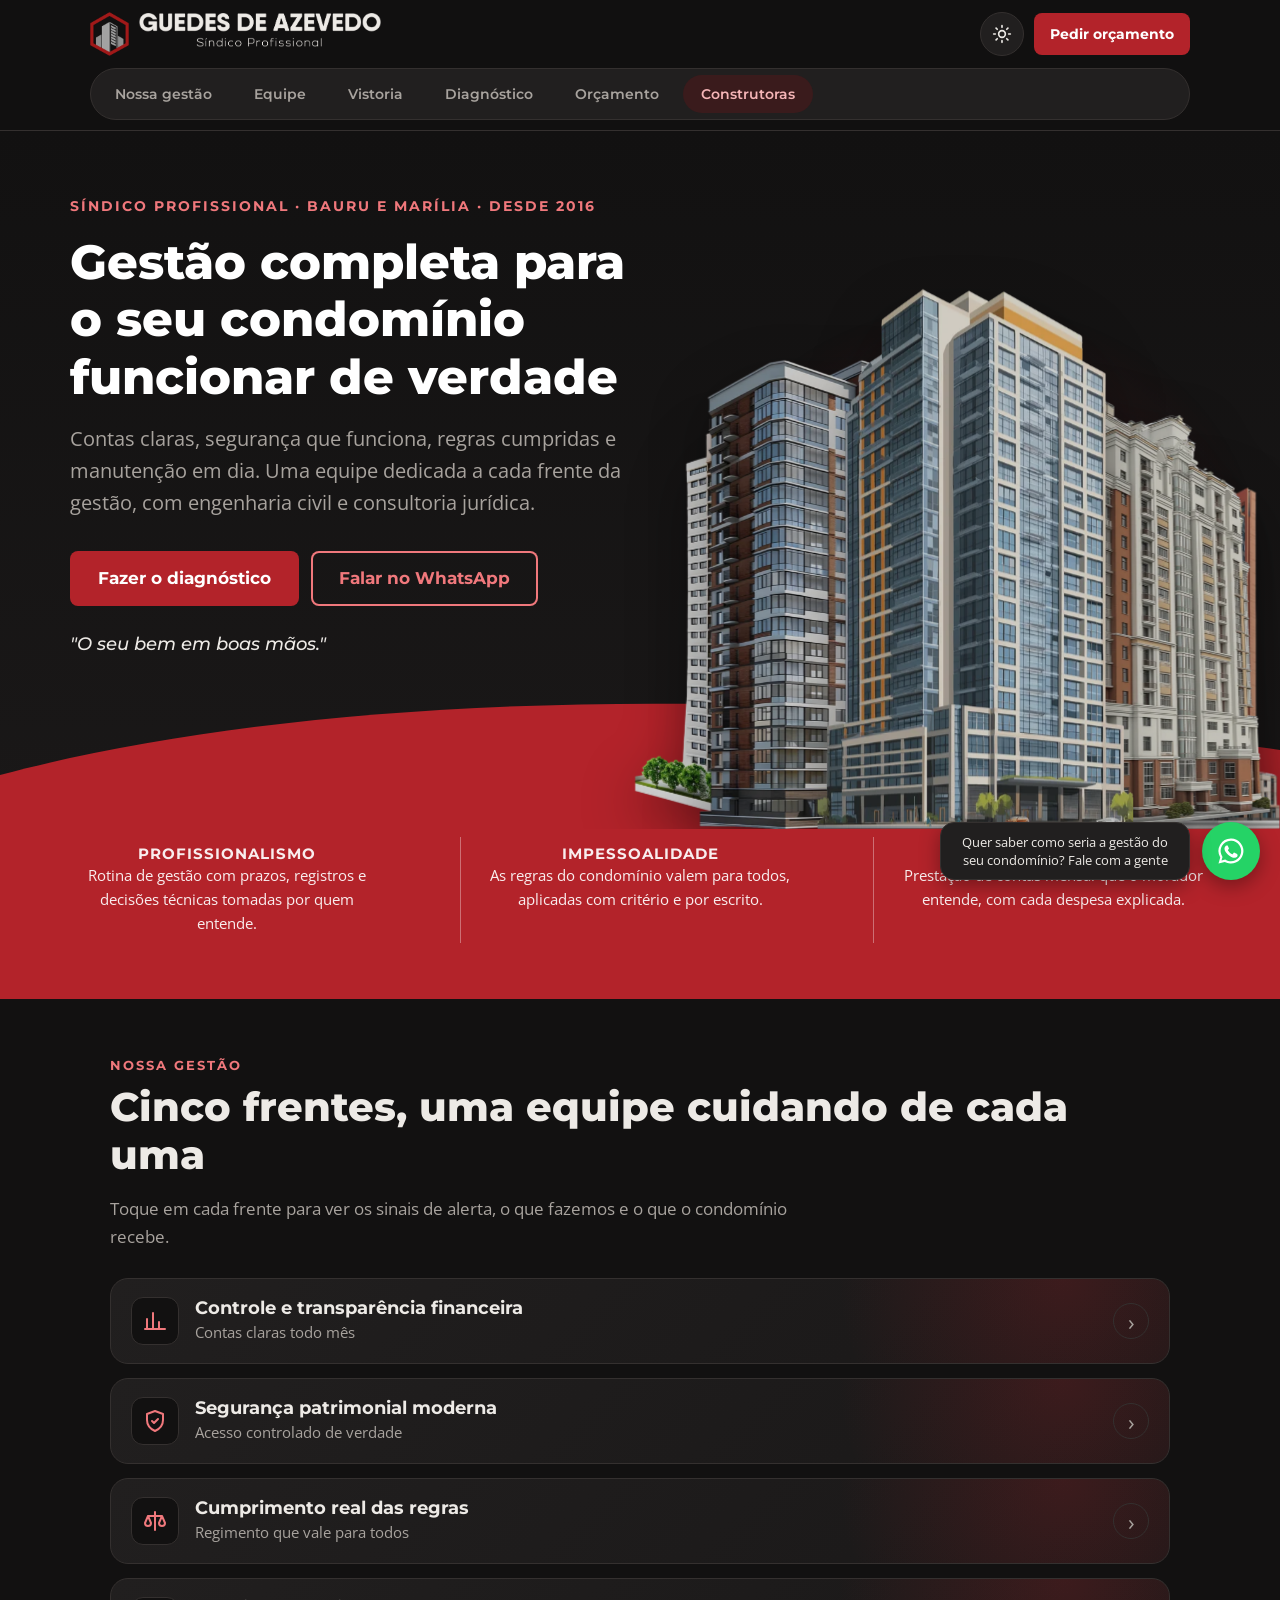
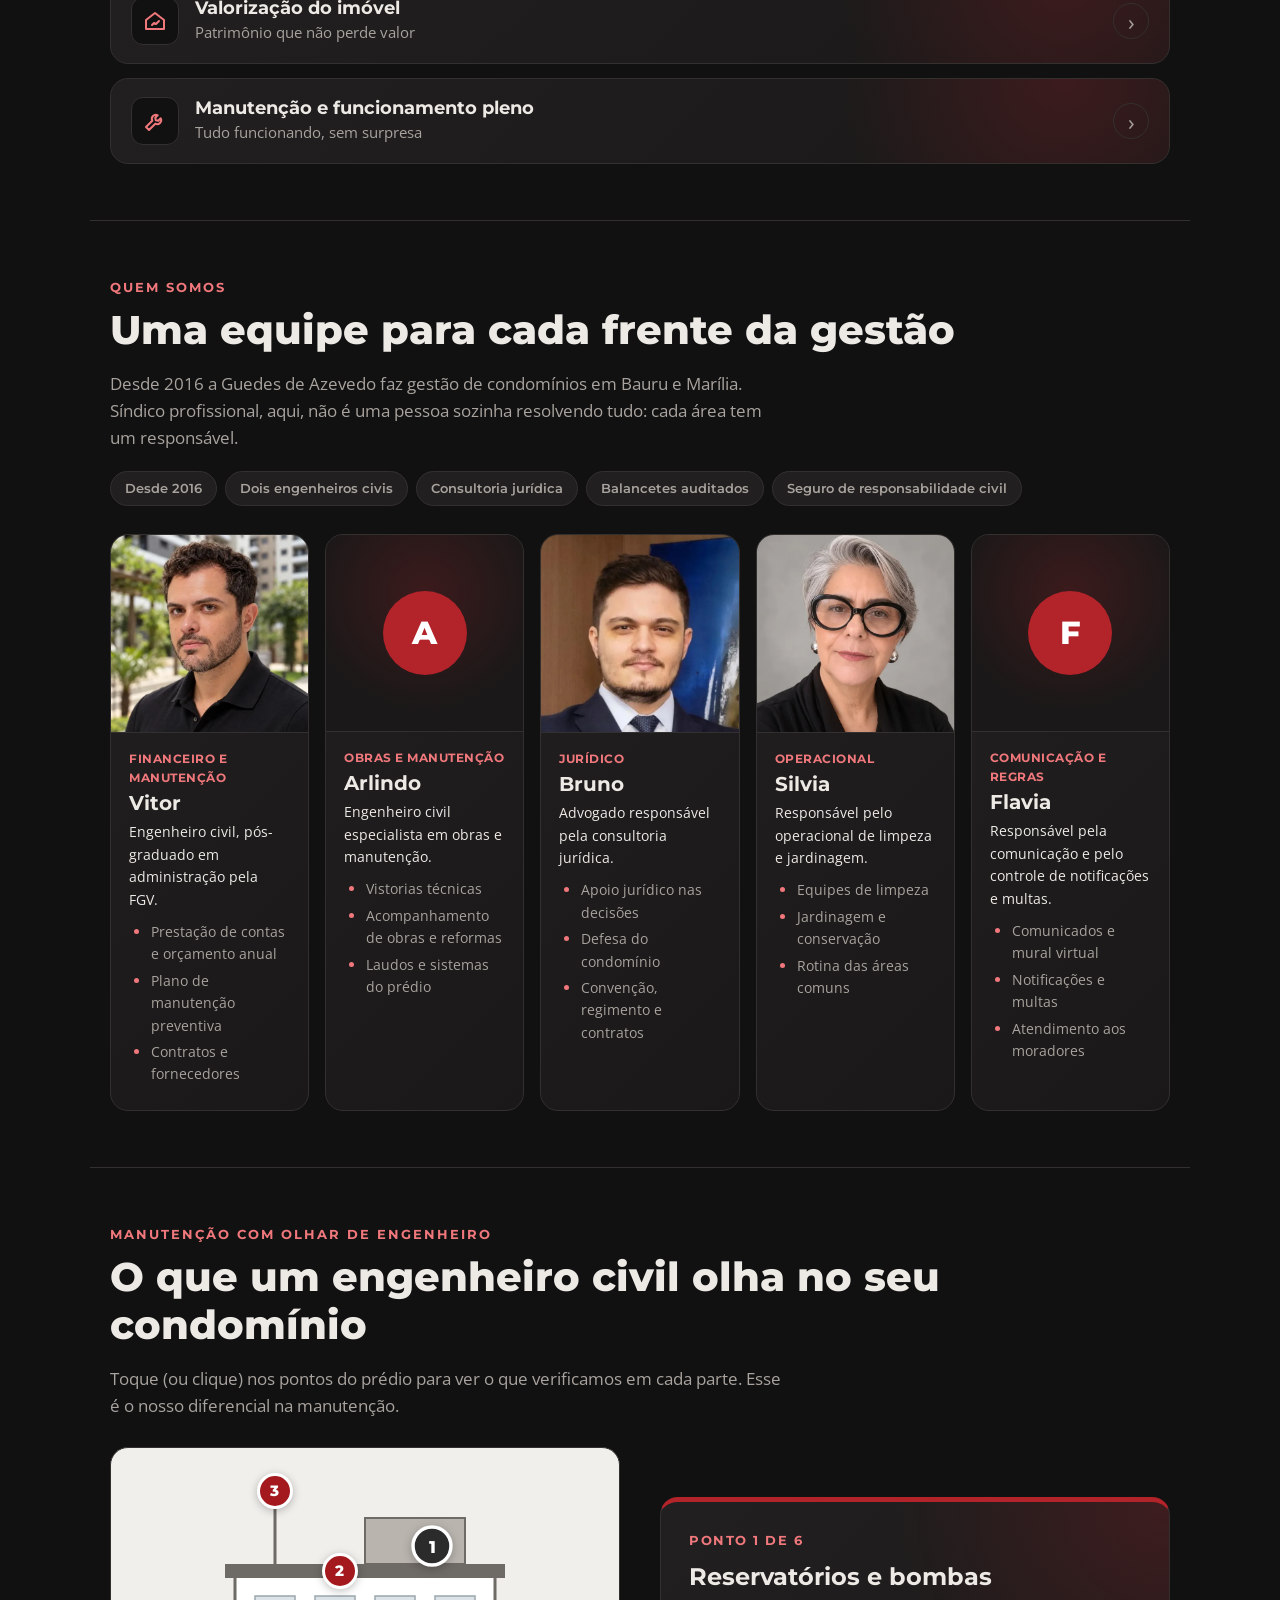
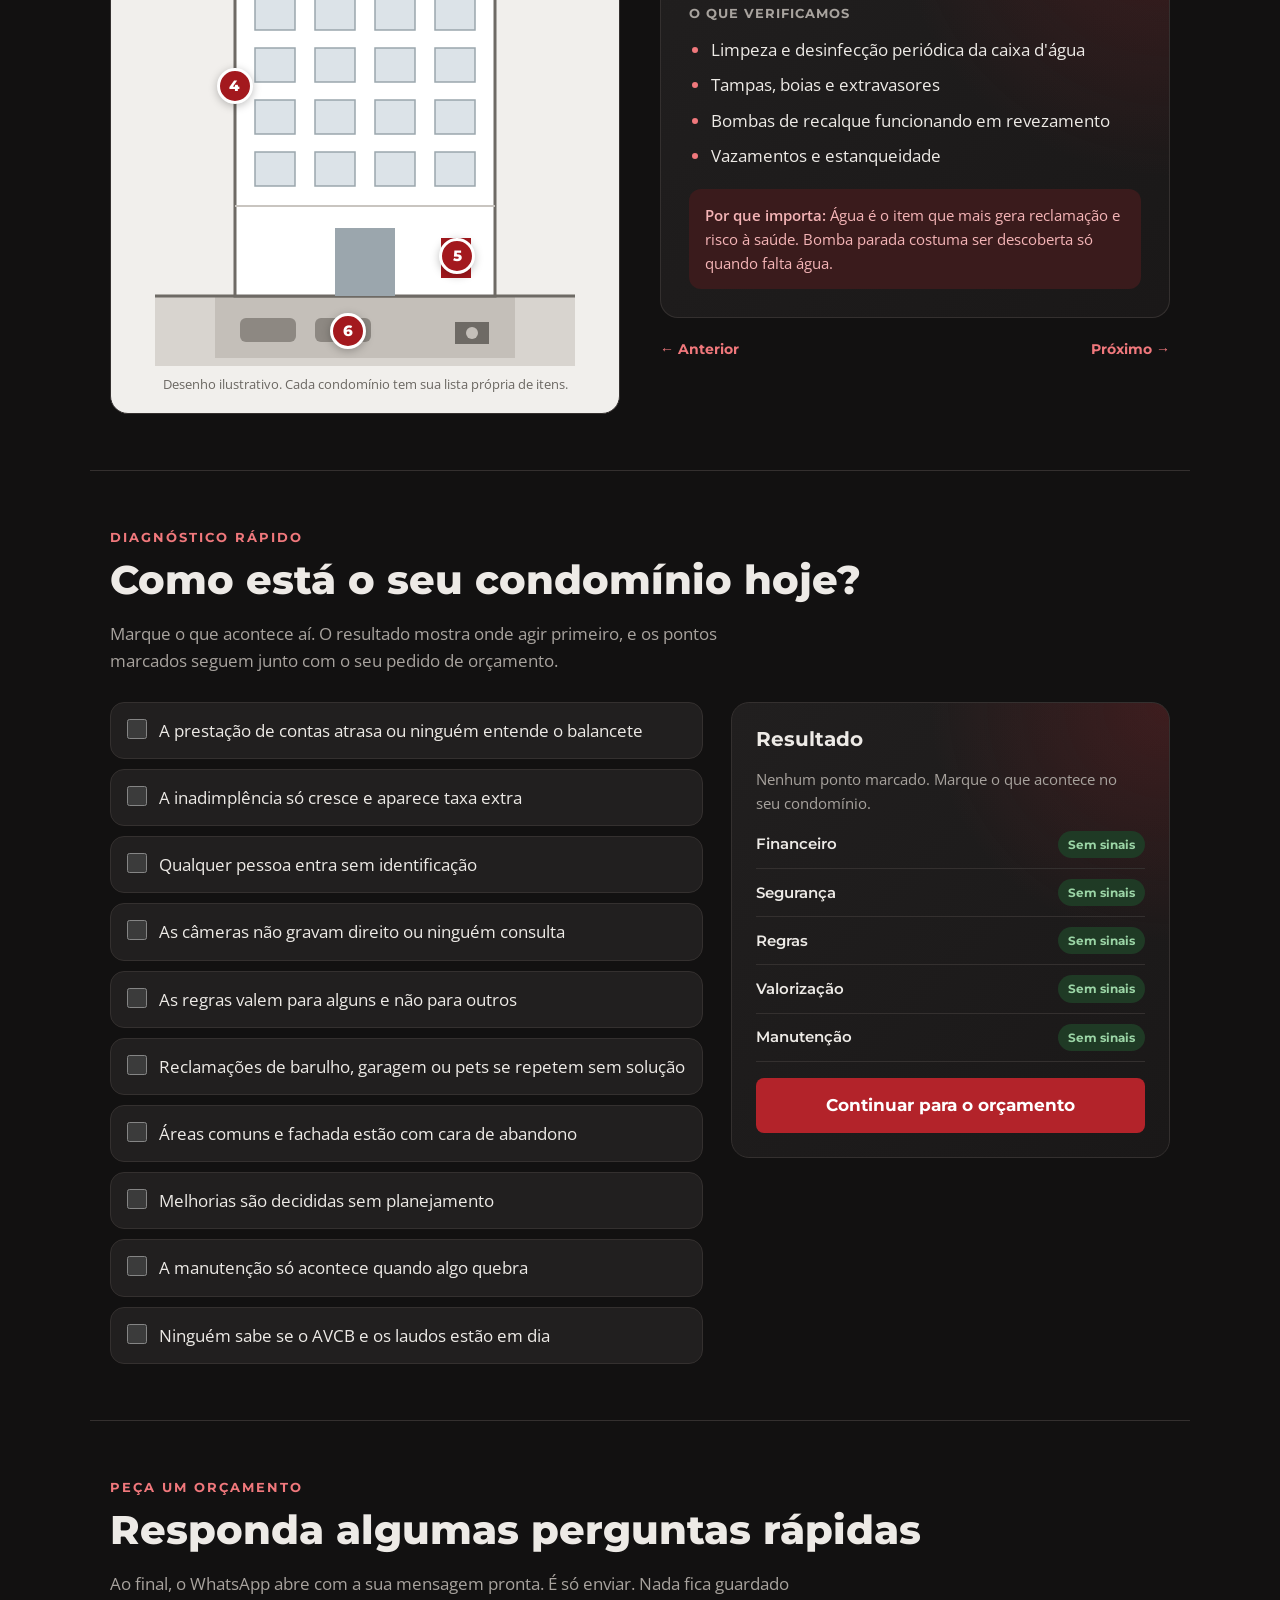
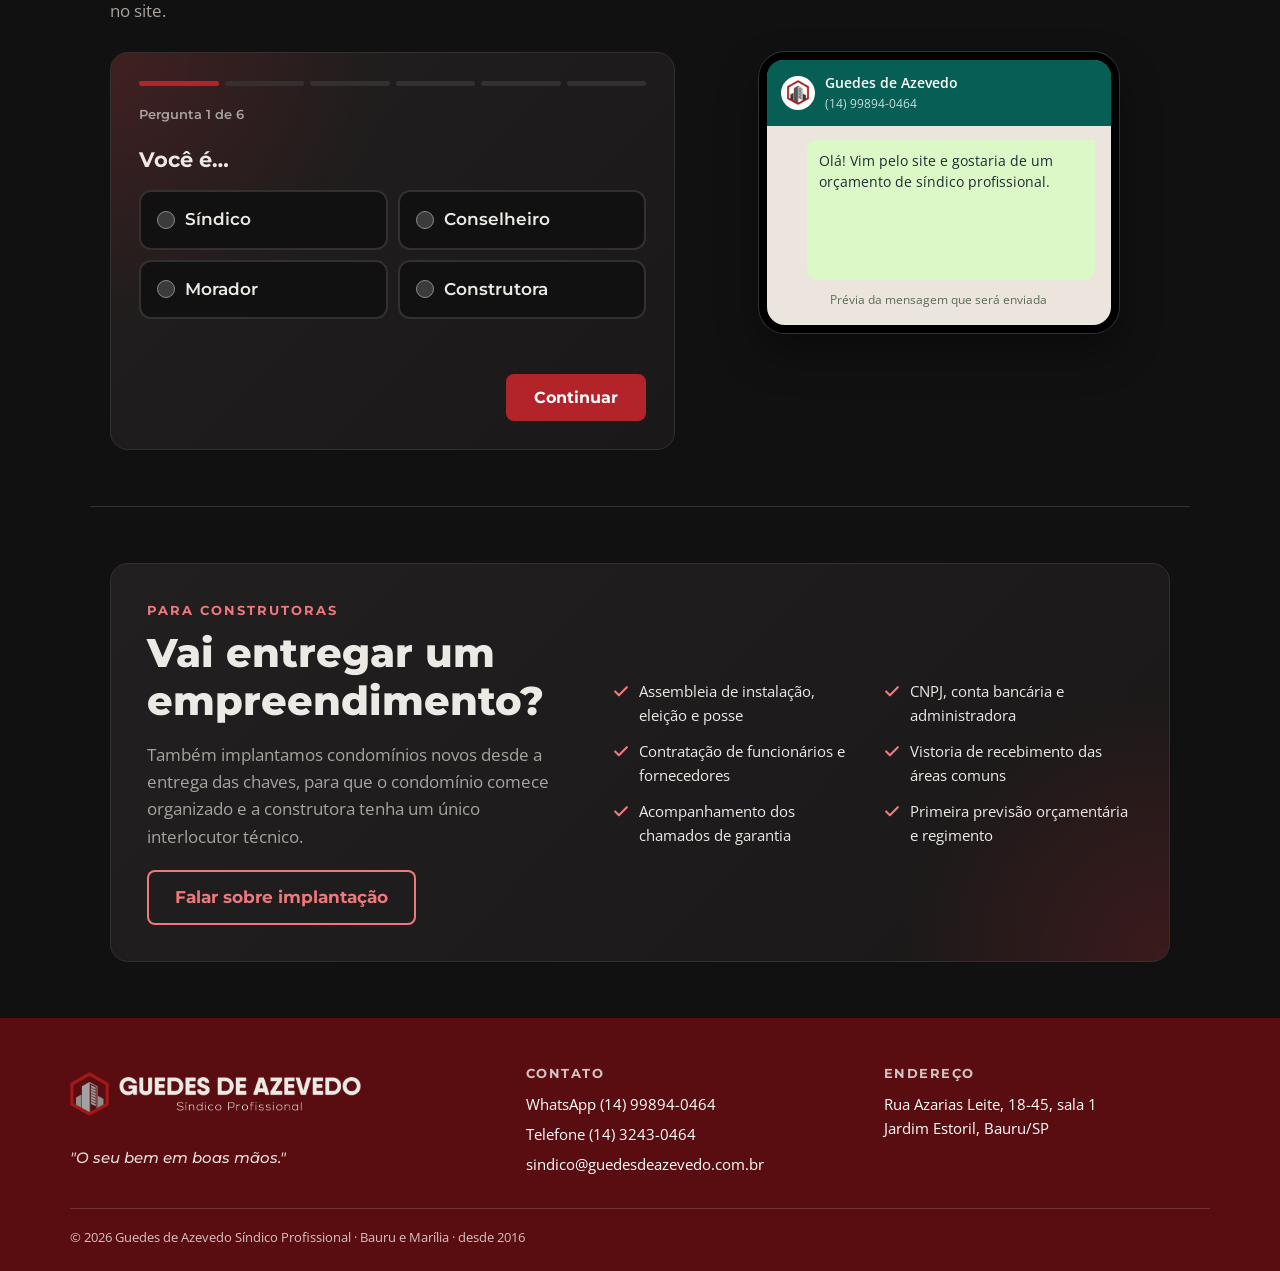
<file: index.html>
<!DOCTYPE html>
<html lang="pt-BR">
<head>
  <meta charset="UTF-8">
  <!-- Sem esta linha o celular mostra a página como se fosse um computador em miniatura (o problema do site atual) -->
  <meta name="viewport" content="width=device-width, initial-scale=1">
  <title>Síndico Profissional em Bauru e Marília | Guedes de Azevedo</title>
  <meta name="description" content="Gestão completa de condomínios em Bauru e Marília: contas claras, segurança, regras cumpridas e manutenção acompanhada por engenheiros civis. Faça o diagnóstico e peça um orçamento.">
  <!-- Cor da barra do navegador no celular -->
  <meta name="theme-color" content="#121111">

  <!-- Ícone da aba do navegador e do atalho na tela inicial do celular -->
  <link rel="icon" type="image/png" sizes="32x32" href="img/favicon-32.png">
  <link rel="apple-touch-icon" href="img/apple-touch-icon.png">

  <!-- Como o link aparece quando alguém compartilha no WhatsApp, Facebook, LinkedIn (Open Graph).
       A imagem precisa de endereço completo: só funciona depois que o site estiver no ar -->
  <meta property="og:type" content="website">
  <meta property="og:locale" content="pt_BR">
  <meta property="og:site_name" content="Guedes de Azevedo Síndico Profissional">
  <meta property="og:title" content="Guedes de Azevedo | Síndico profissional em Bauru e Marília">
  <meta property="og:description" content="Gestão completa para o seu condomínio funcionar de verdade. Faça o diagnóstico gratuito e peça um orçamento.">
  <meta property="og:url" content="https://sindico.guedesdeazevedo.com.br/">
  <meta property="og:image" content="https://sindico.guedesdeazevedo.com.br/img/compartilhar.jpg">
  <meta property="og:image:width" content="1200">
  <meta property="og:image:height" content="630">
  <meta name="twitter:card" content="summary_large_image">

  <!-- Dados da empresa para o Google (aparecem em buscas e no mapa) -->
  <script type="application/ld+json">
  {
    "@context": "https://schema.org",
    "@type": "LocalBusiness",
    "name": "Guedes de Azevedo Síndico Profissional",
    "description": "Síndico profissional e gestão completa de condomínios em Bauru e Marília.",
    "url": "https://sindico.guedesdeazevedo.com.br/",
    "image": "https://sindico.guedesdeazevedo.com.br/img/compartilhar.jpg",
    "logo": "https://sindico.guedesdeazevedo.com.br/img/icone-512.png",
    "telephone": "+55-14-3243-0464",
    "email": "sindico@guedesdeazevedo.com.br",
    "foundingDate": "2016",
    "address": {
      "@type": "PostalAddress",
      "streetAddress": "Rua Azarias Leite, 18-45, sala 1, Jardim Estoril",
      "addressLocality": "Bauru",
      "addressRegion": "SP",
      "addressCountry": "BR"
    },
    "areaServed": ["Bauru", "Marília"]
  }
  </script>

  <!-- As fontes agora ficam no próprio site (css/fontes), declaradas no estilo.css -->
  <!-- "?v=2" é a versão: ao mudar o CSS ou o JS, aumente o número (v=3, v=4...) aqui e no script do fim.
       Para o navegador é um endereço novo, então ele baixa o arquivo atualizado em vez de usar o guardado. -->
  <link rel="stylesheet" href="css/estilo.css?v=2">
<script>try { if (localStorage.getItem("modo") === "claro") document.documentElement.classList.add("claro"); } catch (e) {}</script></head>
<body>

  <!-- Barra de navegação: fica grudada no alto enquanto a pessoa rola a página -->
  <nav class="nav" aria-label="Principal">
    <div class="nav-conteudo">
      <a class="logo" href="#inicio" aria-label="Guedes de Azevedo, início">
        <!-- Logo original da empresa, em duas versões: cinzas claros para o modo escuro, originais para o modo claro.
             As classes so-escuro / so-claro mostram só a versão do modo atual -->
        <img class="logo-icone so-escuro" src="img/logo-icone-modo-escuro.png" alt="" width="39" height="44">
        <img class="logo-icone so-claro" src="img/logo-icone-modo-claro.png" alt="" width="39" height="44">
        <span class="logo-texto">
          <img class="logo-nome so-escuro" src="img/logo-nome-modo-escuro.png" alt="" width="242" height="34">
          <img class="logo-nome so-claro" src="img/logo-nome-modo-claro.png" alt="" width="242" height="34">
        </span>
      </a>
      <div class="nav-acoes">
        <button class="modo" id="modo" type="button" aria-label="Mudar para o modo claro">
          <svg class="ic-sol" viewBox="0 0 24 24" aria-hidden="true"><g fill="none" stroke="currentColor" stroke-width="2" stroke-linecap="round"><circle cx="12" cy="12" r="4"/><path d="M12 2v2M12 20v2M4.9 4.9l1.4 1.4M17.7 17.7l1.4 1.4M2 12h2M20 12h2M4.9 19.1l1.4-1.4M17.7 6.3l1.4-1.4"/></g></svg>
          <svg class="ic-lua" viewBox="0 0 24 24" aria-hidden="true"><path d="M20 14.5A8 8 0 1 1 9.5 4a6.5 6.5 0 0 0 10.5 10.5z" fill="none" stroke="currentColor" stroke-width="2" stroke-linejoin="round"/></svg>
        </button>
        <a class="botao botao-pequeno" href="#orcamento">Pedir orçamento</a>
      </div>
    </div>
    <!-- Abas em "pílulas": atalhos para as seções. A aba da seção que está na tela fica destacada (js/site.js) -->
    <div class="abas-faixa">
      <ul class="abas">
        <li><a class="aba" href="#gestao">Nossa gestão</a></li>
        <li><a class="aba" href="#quem-somos">Equipe</a></li>
        <li><a class="aba" href="#vistoria">Vistoria</a></li>
        <li><a class="aba" href="#diagnostico">Diagnóstico</a></li>
        <li><a class="aba" href="#orcamento">Orçamento</a></li>
        <li hidden><a class="aba" href="#exemplos">Exemplos</a></li>
        <li><a class="aba" href="#construtoras">Construtoras</a></li>
      </ul>
    </div>
  </nav>

  <header id="inicio">
    <!-- Duas colunas no computador: texto à esquerda, prédios à direita. No celular, uma embaixo da outra -->
    <div class="hero-grade">
      <div class="hero-texto">
        <p class="marca">Síndico profissional · Bauru e Marília · desde 2016</p>
        <h1>Gestão completa para o seu condomínio funcionar de verdade</h1>
        <p class="subtitulo">Contas claras, segurança que funciona, regras cumpridas e manutenção em dia. Uma equipe dedicada a cada frente da gestão, com engenharia civil e consultoria jurídica.</p>
        <!-- target="_blank" abre em nova aba; rel="noopener" impede a página aberta de controlar a nossa (boa prática de segurança) -->
        <div class="acoes">
          <a class="botao" href="#diagnostico">Fazer o diagnóstico</a>
          <a class="botao botao-contorno" href="https://wa.me/5514998940464?text=Ol%C3%A1%21%20Vim%20pelo%20site%20e%20gostaria%20de%20saber%20mais%20sobre%20o%20servi%C3%A7o%20de%20s%C3%ADndico%20profissional." target="_blank" rel="noopener">Falar no WhatsApp</a>
        </div>
        <p class="slogan">"O seu bem em boas mãos."</p>
      </div>
      <!-- Prédios em foto (fundo recortado). Cada um sobe com um pequeno atraso (--atraso) e,
           no computador, se mexe um pouco com o mouse em profundidades diferentes (--prof): efeito de paralaxe -->
      <div class="skyline" id="skyline" aria-hidden="true">
        <img class="predio" src="img/predio-2.webp" alt="" style="--x: -2%; --h: 70%; --z: 1; --atraso: 0.30s; --prof: 0.4" width="464" height="760">
        <img class="predio" src="img/predio-1.webp" alt="" style="--x: 8%; --h: 80%; --z: 2; --atraso: 0.15s; --prof: 0.7" width="437" height="760">
        <img class="predio" src="img/predio-4.webp" alt="" style="--x: 26%; --h: 92%; --z: 4; --atraso: 0s; --prof: 1" width="446" height="760">
        <img class="predio" src="img/predio-3.webp" alt="" style="--x: 44%; --h: 74%; --z: 3; --atraso: 0.22s; --prof: 0.8" width="590" height="760">
        <img class="predio" src="img/predio-5.webp" alt="" style="--x: 66%; --h: 62%; --z: 2; --atraso: 0.38s; --prof: 0.5" width="424" height="760">
      </div>
    </div>
    <svg class="curva" viewBox="0 0 1440 150" preserveAspectRatio="none" aria-hidden="true"><path d="M0,150 L0,95 C360,10 900,0 1440,70 L1440,150 Z"/></svg>
  </header>

  <div class="valores" aria-label="Nossos valores">
    <div class="valor">
      <p class="valor-titulo">Profissionalismo</p>
      <p>Rotina de gestão com prazos, registros e decisões técnicas tomadas por quem entende.</p>
    </div>
    <div class="valor">
      <p class="valor-titulo">Impessoalidade</p>
      <p>As regras do condomínio valem para todos, aplicadas com critério e por escrito.</p>
    </div>
    <div class="valor">
      <p class="valor-titulo">Transparência</p>
      <p>Prestação de contas mensal que o morador entende, com cada despesa explicada.</p>
    </div>
  </div>
  <main>
    <!-- Cinco frentes da gestão. Cada cartão é um <details>: abre e fecha sozinho, sem JavaScript.
         O name="frentes" faz abrir um de cada vez (ao abrir outro, o anterior fecha) -->
    <section id="gestao">
      <p class="eyebrow">Nossa gestão</p>
      <h2>Cinco frentes, uma equipe cuidando de cada uma</h2>
      <p class="secao-intro">Toque em cada frente para ver os sinais de alerta, o que fazemos e o que o condomínio recebe.</p>
      <div class="frentes">
        <details class="cartao" name="frentes" id="frente-financeiro">
          <summary>
            <span class="cartao-icone"><svg viewBox="0 0 24 24" aria-hidden="true"><g fill="none" stroke="currentColor" stroke-width="2" stroke-linecap="round" stroke-linejoin="round"><path d="M4 20V10M10 20V4M16 20v-7M22 20H2"/></g></svg></span>
            <span class="cartao-texto"><strong>Controle e transparência financeira</strong><span>Contas claras todo mês</span></span>
            <span class="cartao-seta" aria-hidden="true">›</span>
          </summary>
          <div class="cartao-corpo">
            <p class="cartao-lead">O morador precisa entender para onde vai o dinheiro, e o condomínio precisa de caixa para não viver de taxa extra.</p>
            <div class="cartao-colunas">
              <div>
                <h4>Sinais de alerta</h4>
                <ul class="lista">
              <li>Balancete que ninguém entende ou chega atrasado</li>
              <li>Inadimplência crescendo sem cobrança</li>
              <li>Taxa extra para cobrir o básico</li>
                </ul>
              </div>
              <div>
                <h4>O que fazemos</h4>
                <ul class="lista">
              <li>Balancete mensal revisado e auditado por contadora independente</li>
              <li>Previsto e realizado lado a lado</li>
              <li>Cobrança organizada da inadimplência</li>
              <li>No mínimo três orçamentos antes de cada compra</li>
              <li>Previsão orçamentária anual com memória de cálculo</li>
                </ul>
              </div>
            </div>
            <p class="cartao-entrega"><strong>Prestação de contas mensal.</strong> Resultados divulgados periodicamente no mural virtual do condomínio.</p>
          </div>
        </details>
        <details class="cartao" name="frentes" id="frente-seguranca">
          <summary>
            <span class="cartao-icone"><svg viewBox="0 0 24 24" aria-hidden="true"><g fill="none" stroke="currentColor" stroke-width="2" stroke-linejoin="round"><path d="M12 2l8 3v6c0 5-3.5 9-8 11-4.5-2-8-6-8-11V5z"/><path d="M9 12l2 2 4-4" stroke-linecap="round"/></g></svg></span>
            <span class="cartao-texto"><strong>Segurança patrimonial moderna</strong><span>Acesso controlado de verdade</span></span>
            <span class="cartao-seta" aria-hidden="true">›</span>
          </summary>
          <div class="cartao-corpo">
            <p class="cartao-lead">Segurança eficaz é tecnologia certa com procedimento cumprido. Um sem o outro não protege ninguém.</p>
            <div class="cartao-colunas">
              <div>
                <h4>Sinais de alerta</h4>
                <ul class="lista">
              <li>Visitantes e prestadores entram sem registro</li>
              <li>Câmeras que não gravam ou que ninguém consulta</li>
              <li>Entregas sem regra e portões abertos</li>
                </ul>
              </div>
              <div>
                <h4>O que fazemos</h4>
                <ul class="lista">
              <li>Fiscalização periódica dos itens de segurança</li>
              <li>Avaliação do controle de acesso e da portaria</li>
              <li>Revisão das câmeras, gravação e cobertura</li>
              <li>Procedimentos para visitantes, prestadores e entregas</li>
              <li>Orientação da equipe de portaria</li>
                </ul>
              </div>
            </div>
            <p class="cartao-entrega"><strong>Propostas de melhoria.</strong> Soluções de segurança com custo, para discussão e aprovação em assembleia.</p>
          </div>
        </details>
        <details class="cartao" name="frentes" id="frente-regras">
          <summary>
            <span class="cartao-icone"><svg viewBox="0 0 24 24" aria-hidden="true"><g fill="none" stroke="currentColor" stroke-width="2" stroke-linecap="round" stroke-linejoin="round"><path d="M12 3v18M5 7h14M5 7l-3 7a3 3 0 0 0 6 0zM19 7l-3 7a3 3 0 0 0 6 0z"/></g></svg></span>
            <span class="cartao-texto"><strong>Cumprimento real das regras</strong><span>Regimento que vale para todos</span></span>
            <span class="cartao-seta" aria-hidden="true">›</span>
          </summary>
          <div class="cartao-corpo">
            <p class="cartao-lead">Regra que só existe no papel gera conflito entre vizinhos. Aplicamos as regras de forma impessoal, e a orientação vem antes da punição.</p>
            <div class="cartao-colunas">
              <div>
                <h4>Sinais de alerta</h4>
                <ul class="lista">
              <li>As mesmas reclamações se repetem há meses</li>
              <li>Regras que valem para uns e não para outros</li>
              <li>Multas aplicadas sem critério ou sem registro</li>
                </ul>
              </div>
              <div>
                <h4>O que fazemos</h4>
                <ul class="lista">
              <li>Orientação antes de qualquer punição</li>
              <li>Notificação por escrito, com prazo de defesa</li>
              <li>Multas conforme a convenção e o regimento</li>
              <li>Registro de cada ocorrência</li>
              <li>Campanhas educativas para os moradores</li>
                </ul>
              </div>
            </div>
            <p class="cartao-entrega"><strong>Notificações e registro de ocorrências.</strong> Cada caso documentado, do aviso à decisão.</p>
          </div>
        </details>
        <details class="cartao" name="frentes" id="frente-valorizacao">
          <summary>
            <span class="cartao-icone"><svg viewBox="0 0 24 24" aria-hidden="true"><g fill="none" stroke="currentColor" stroke-width="2" stroke-linecap="round" stroke-linejoin="round"><path d="M3 11l9-7 9 7v9H3z"/><path d="M9 16l2-2 2 1 3-3"/></g></svg></span>
            <span class="cartao-texto"><strong>Valorização do imóvel</strong><span>Patrimônio que não perde valor</span></span>
            <span class="cartao-seta" aria-hidden="true">›</span>
          </summary>
          <div class="cartao-corpo">
            <p class="cartao-lead">Um condomínio bem cuidado, atualizado e com documentação regular vende e aluga melhor.</p>
            <div class="cartao-colunas">
              <div>
                <h4>Sinais de alerta</h4>
                <ul class="lista">
              <li>Áreas comuns com aparência de abandono</li>
              <li>Melhorias decididas sem planejamento</li>
              <li>Documentação vencida que trava vendas e financiamentos</li>
                </ul>
              </div>
              <div>
                <h4>O que fazemos</h4>
                <ul class="lista">
              <li>Planejamento de investimentos para valorização</li>
              <li>Novas tecnologias e redução de custos</li>
              <li>Conservação das áreas comuns e fachada</li>
              <li>Documentação e laudos regulares</li>
              <li>Seguro do condomínio com coberturas revisadas</li>
                </ul>
              </div>
            </div>
            <p class="cartao-entrega"><strong>Plano de melhorias.</strong> O que fazer, em que ordem e quanto custa, para aprovar em assembleia.</p>
          </div>
        </details>
        <details class="cartao" name="frentes" id="frente-manutencao">
          <summary>
            <span class="cartao-icone"><svg viewBox="0 0 24 24" aria-hidden="true"><g fill="none" stroke="currentColor" stroke-width="2" stroke-linecap="round" stroke-linejoin="round"><path d="M14.7 6.3a4 4 0 0 0-5.4 5.4L3 18l3 3 6.3-6.3a4 4 0 0 0 5.4-5.4l-2.5 2.5-2.4-.6-.6-2.4z"/></g></svg></span>
            <span class="cartao-texto"><strong>Manutenção e funcionamento pleno</strong><span>Tudo funcionando, sem surpresa</span></span>
            <span class="cartao-seta" aria-hidden="true">›</span>
          </summary>
          <div class="cartao-corpo">
            <p class="cartao-lead">Manutenção preventiva custa menos que conserto de emergência. Aqui ela é acompanhada por engenheiros civis.</p>
            <div class="cartao-colunas">
              <div>
                <h4>Sinais de alerta</h4>
                <ul class="lista">
              <li>Só se mexe quando algo quebra</li>
              <li>Elevador, bomba ou portão parados com frequência</li>
              <li>Ninguém sabe a validade do AVCB e dos laudos</li>
                </ul>
              </div>
              <div>
                <h4>O que fazemos</h4>
                <ul class="lista">
              <li>Monitoramento contínuo das manutenções preventivas</li>
              <li>Atuação rápida nas demandas corretivas</li>
              <li>Gestão dos contratos (elevadores, portões, bombas)</li>
              <li>Acompanhamento técnico e registro em software próprio</li>
              <li>Vistorias periódicas das áreas técnicas</li>
                </ul>
              </div>
            </div>
            <p class="cartao-entrega"><strong>Calendário de manutenção.</strong> Cada sistema do prédio com data, responsável e situação.</p>
          </div>
        </details>
      </div>
    </section>

    <!-- Equipe: uma pessoa por frente. Quem ainda não tem foto aparece com a inicial (trocar quando as fotos chegarem) -->
    <section id="quem-somos">
      <p class="eyebrow">Quem somos</p>
      <h2>Uma equipe para cada frente da gestão</h2>
      <p class="secao-intro">Desde 2016 a Guedes de Azevedo faz gestão de condomínios em Bauru e Marília. Síndico profissional, aqui, não é uma pessoa sozinha resolvendo tudo: cada área tem um responsável.</p>
      <ul class="credenciais">
        <li>Desde 2016</li>
        <li>Dois engenheiros civis</li>
        <li>Consultoria jurídica</li>
        <li>Balancetes auditados</li>
        <li>Seguro de responsabilidade civil</li>
      </ul>
      <div class="pessoas">
        <article class="pessoa">
          <div class="foto"><img src="img/equipe-vitor.webp" alt="Foto de Vitor" width="600" height="600" loading="lazy"></div>
          <div class="pessoa-info">
            <p class="cargo">Financeiro e manutenção</p>
            <h3>Vitor</h3>
            <p class="formacao">Engenheiro civil, pós-graduado em administração pela FGV.</p>
            <ul class="lista">
            <li>Prestação de contas e orçamento anual</li>
            <li>Plano de manutenção preventiva</li>
            <li>Contratos e fornecedores</li>
            </ul>
          </div>
        </article>
        <article class="pessoa">
          <div class="foto"><span class="inicial" aria-hidden="true">A</span></div>
          <div class="pessoa-info">
            <p class="cargo">Obras e manutenção</p>
            <h3>Arlindo</h3>
            <p class="formacao">Engenheiro civil especialista em obras e manutenção.</p>
            <ul class="lista">
            <li>Vistorias técnicas</li>
            <li>Acompanhamento de obras e reformas</li>
            <li>Laudos e sistemas do prédio</li>
            </ul>
          </div>
        </article>
        <article class="pessoa">
          <div class="foto"><img src="img/equipe-bruno.webp" alt="Foto de Bruno" width="600" height="600" loading="lazy"></div>
          <div class="pessoa-info">
            <p class="cargo">Jurídico</p>
            <h3>Bruno</h3>
            <p class="formacao">Advogado responsável pela consultoria jurídica.</p>
            <ul class="lista">
            <li>Apoio jurídico nas decisões</li>
            <li>Defesa do condomínio</li>
            <li>Convenção, regimento e contratos</li>
            </ul>
          </div>
        </article>
        <article class="pessoa">
          <div class="foto"><img src="img/equipe-silvia.webp" alt="Foto de Silvia" width="600" height="600" loading="lazy"></div>
          <div class="pessoa-info">
            <p class="cargo">Operacional</p>
            <h3>Silvia</h3>
            <p class="formacao">Responsável pelo operacional de limpeza e jardinagem.</p>
            <ul class="lista">
            <li>Equipes de limpeza</li>
            <li>Jardinagem e conservação</li>
            <li>Rotina das áreas comuns</li>
            </ul>
          </div>
        </article>
        <article class="pessoa">
          <div class="foto"><span class="inicial" aria-hidden="true">F</span></div>
          <div class="pessoa-info">
            <p class="cargo">Comunicação e regras</p>
            <h3>Flavia</h3>
            <p class="formacao">Responsável pela comunicação e pelo controle de notificações e multas.</p>
            <ul class="lista">
            <li>Comunicados e mural virtual</li>
            <li>Notificações e multas</li>
            <li>Atendimento aos moradores</li>
            </ul>
          </div>
        </article>
      </div>
    </section>

    <!-- Vistoria interativa: desenho de um prédio em corte com 6 pontos clicáveis.
         Cada ponto mostra a sua ficha (js/site.js mostra uma e esconde as outras; sem JavaScript, todas aparecem) -->
    <section id="vistoria">
      <p class="eyebrow">Manutenção com olhar de engenheiro</p>
      <h2>O que um engenheiro civil olha no seu condomínio</h2>
      <p class="secao-intro">Toque (ou clique) nos pontos do prédio para ver o que verificamos em cada parte. Esse é o nosso diferencial na manutenção.</p>
      <div class="vistoria">
        <div class="prancheta">
          <div class="planta">
          <svg viewBox="0 0 420 500" role="img" aria-label="Corte de um prédio residencial com seis pontos de vistoria marcados">
            <rect x="0" y="430" width="420" height="70" fill="#D8D4CF"/>
            <rect x="60" y="430" width="300" height="62" fill="#C4BFB9"/>
            <rect x="85" y="452" width="56" height="24" rx="6" fill="#8D8882"/><rect x="160" y="452" width="56" height="24" rx="6" fill="#8D8882"/>
            <rect x="300" y="456" width="34" height="22" fill="#6E6A65"/><circle cx="317" cy="467" r="6" fill="#C4BFB9"/>
            <line x1="0" y1="430" x2="420" y2="430" stroke="#6E6A65" stroke-width="3"/>
            <rect x="80" y="110" width="260" height="320" fill="#FFFFFF" stroke="#6E6A65" stroke-width="3"/>
            <g fill="#DCE3E8" stroke="#9BA6AD" stroke-width="1.5">
              <rect x="100" y="130" width="40" height="34"/><rect x="160" y="130" width="40" height="34"/><rect x="220" y="130" width="40" height="34"/><rect x="280" y="130" width="40" height="34"/>
              <rect x="100" y="182" width="40" height="34"/><rect x="160" y="182" width="40" height="34"/><rect x="220" y="182" width="40" height="34"/><rect x="280" y="182" width="40" height="34"/>
              <rect x="100" y="234" width="40" height="34"/><rect x="160" y="234" width="40" height="34"/><rect x="220" y="234" width="40" height="34"/><rect x="280" y="234" width="40" height="34"/>
              <rect x="100" y="286" width="40" height="34"/><rect x="160" y="286" width="40" height="34"/><rect x="220" y="286" width="40" height="34"/><rect x="280" y="286" width="40" height="34"/>
            </g>
            <line x1="80" y1="340" x2="340" y2="340" stroke="#C9C5C0" stroke-width="2"/>
            <rect x="180" y="362" width="60" height="68" fill="#9BA6AD"/>
            <rect x="286" y="372" width="30" height="40" fill="#A3191E"/><rect x="292" y="380" width="18" height="18" fill="#FFFFFF"/>
            <rect x="70" y="98" width="280" height="14" fill="#6E6A65"/>
            <rect x="210" y="52" width="100" height="46" fill="#B9B4AE" stroke="#6E6A65" stroke-width="2"/>
            <line x1="120" y1="98" x2="120" y2="20" stroke="#6E6A65" stroke-width="3"/><polygon points="120,10 114,24 126,24" fill="#6E6A65"/>
          </svg>
            <button class="ponto" type="button" style="left: 66%; top: 16%" data-ponto="1" aria-label="Reservatórios e bombas">1</button>
            <button class="ponto" type="button" style="left: 44%; top: 21%" data-ponto="2" aria-label="Cobertura e impermeabilização">2</button>
            <button class="ponto" type="button" style="left: 28.5%; top: 5%" data-ponto="3" aria-label="Para-raios (SPDA)">3</button>
            <button class="ponto" type="button" style="left: 19%; top: 44%" data-ponto="4" aria-label="Fachada">4</button>
            <button class="ponto" type="button" style="left: 72%; top: 78%" data-ponto="5" aria-label="Prevenção de incêndio">5</button>
            <button class="ponto" type="button" style="left: 46%; top: 93%" data-ponto="6" aria-label="Garagem e subsolo">6</button>
          </div>
          <p class="legenda">Desenho ilustrativo. Cada condomínio tem sua lista própria de itens.</p>
        </div>
        <div class="fichas" aria-live="polite">
        <article class="ficha" id="ponto-1">
          <p class="ficha-num">Ponto 1 de 6</p>
          <h3>Reservatórios e bombas</h3>
          <h4>O que verificamos</h4>
          <ul class="lista">
            <li>Limpeza e desinfecção periódica da caixa d'água</li>
            <li>Tampas, boias e extravasores</li>
            <li>Bombas de recalque funcionando em revezamento</li>
            <li>Vazamentos e estanqueidade</li>
          </ul>
          <p class="porque"><strong>Por que importa:</strong> Água é o item que mais gera reclamação e risco à saúde. Bomba parada costuma ser descoberta só quando falta água.</p>
        </article>
        <article class="ficha" id="ponto-2">
          <p class="ficha-num">Ponto 2 de 6</p>
          <h3>Cobertura e impermeabilização</h3>
          <h4>O que verificamos</h4>
          <ul class="lista">
            <li>Manta e proteção mecânica da laje</li>
            <li>Calhas, rufos e ralos desobstruídos</li>
            <li>Sinais de infiltração no último andar</li>
            <li>Escoamento da água da chuva</li>
          </ul>
          <p class="porque"><strong>Por que importa:</strong> Infiltração começa pequena e vira obra cara. Identificar cedo permite reparo localizado.</p>
        </article>
        <article class="ficha" id="ponto-3">
          <p class="ficha-num">Ponto 3 de 6</p>
          <h3>Para-raios (SPDA)</h3>
          <h4>O que verificamos</h4>
          <ul class="lista">
            <li>Captores e cabos de descida</li>
            <li>Conexões e pontos de corrosão</li>
            <li>Laudo e medição do aterramento em dia</li>
          </ul>
          <p class="porque"><strong>Por que importa:</strong> É item de segurança obrigatório e costuma ser exigido pela seguradora e pelo Corpo de Bombeiros.</p>
        </article>
        <article class="ficha" id="ponto-4">
          <p class="ficha-num">Ponto 4 de 6</p>
          <h3>Fachada</h3>
          <h4>O que verificamos</h4>
          <ul class="lista">
            <li>Fissuras e trincas</li>
            <li>Revestimento solto ou com som cavo</li>
            <li>Juntas de dilatação e rejuntes</li>
            <li>Vedação das janelas</li>
          </ul>
          <p class="porque"><strong>Por que importa:</strong> Peça solta de fachada é risco para quem passa embaixo. Identificar cedo evita reforma geral.</p>
        </article>
        <article class="ficha" id="ponto-5">
          <p class="ficha-num">Ponto 5 de 6</p>
          <h3>Prevenção de incêndio</h3>
          <h4>O que verificamos</h4>
          <ul class="lista">
            <li>Validade e recarga dos extintores</li>
            <li>Hidrantes, mangueiras e bomba de incêndio</li>
            <li>Iluminação de emergência e sinalização</li>
            <li>AVCB do Corpo de Bombeiros válido</li>
          </ul>
          <p class="porque"><strong>Por que importa:</strong> Sem AVCB válido, o condomínio pode ter problema com o seguro e responde pelo risco aos moradores.</p>
        </article>
        <article class="ficha" id="ponto-6">
          <p class="ficha-num">Ponto 6 de 6</p>
          <h3>Garagem e subsolo</h3>
          <h4>O que verificamos</h4>
          <ul class="lista">
            <li>Ralos, drenagem e bombas de esgotamento</li>
            <li>Piso, demarcação e sinalização</li>
            <li>Portões automáticos e iluminação</li>
            <li>Infiltrações nas paredes de contenção</li>
          </ul>
          <p class="porque"><strong>Por que importa:</strong> Subsolo alagado danifica carros e equipamentos. A bomba de drenagem precisa estar testada antes da época de chuva.</p>
        </article>
          <div class="nav-ficha" hidden>
            <button type="button" id="ficha-anterior">← Anterior</button>
            <button type="button" id="ficha-proxima">Próximo →</button>
          </div>
        </div>
      </div>
    </section>

    <!-- Diagnóstico rápido: a pessoa marca o que acontece no condomínio e o resultado (ao lado) mostra
         onde agir primeiro. O botão leva às perguntas do orçamento, que já incluem os pontos marcados (js/site.js) -->
    <section id="diagnostico">
      <p class="eyebrow">Diagnóstico rápido</p>
      <h2>Como está o seu condomínio hoje?</h2>
      <p class="secao-intro">Marque o que acontece aí. O resultado mostra onde agir primeiro, e os pontos marcados seguem junto com o seu pedido de orçamento.</p>
      <div class="diag">
        <fieldset class="sintomas">
          <legend class="so-leitor">Situações que acontecem no seu condomínio</legend>
          <label class="sintoma"><input type="checkbox" data-frente="financeiro"><span>A prestação de contas atrasa ou ninguém entende o balancete</span></label>
          <label class="sintoma"><input type="checkbox" data-frente="financeiro"><span>A inadimplência só cresce e aparece taxa extra</span></label>
          <label class="sintoma"><input type="checkbox" data-frente="seguranca"><span>Qualquer pessoa entra sem identificação</span></label>
          <label class="sintoma"><input type="checkbox" data-frente="seguranca"><span>As câmeras não gravam direito ou ninguém consulta</span></label>
          <label class="sintoma"><input type="checkbox" data-frente="regras"><span>As regras valem para alguns e não para outros</span></label>
          <label class="sintoma"><input type="checkbox" data-frente="regras"><span>Reclamações de barulho, garagem ou pets se repetem sem solução</span></label>
          <label class="sintoma"><input type="checkbox" data-frente="valorizacao"><span>Áreas comuns e fachada estão com cara de abandono</span></label>
          <label class="sintoma"><input type="checkbox" data-frente="valorizacao"><span>Melhorias são decididas sem planejamento</span></label>
          <label class="sintoma"><input type="checkbox" data-frente="manutencao"><span>A manutenção só acontece quando algo quebra</span></label>
          <label class="sintoma"><input type="checkbox" data-frente="manutencao"><span>Ninguém sabe se o AVCB e os laudos estão em dia</span></label>
        </fieldset>
        <!-- aria-live="polite": leitores de tela anunciam o resultado quando ele muda -->
        <aside class="resultado" aria-live="polite">
          <h3>Resultado</h3>
          <p class="resumo" id="resumo">Nenhum ponto marcado. Marque o que acontece no seu condomínio.</p>
          <ul class="linhas-res">
          <li class="linha-res" data-frente="financeiro"><span>Financeiro</span><span class="selo selo-ok">Sem sinais</span></li>
          <li class="linha-res" data-frente="seguranca"><span>Segurança</span><span class="selo selo-ok">Sem sinais</span></li>
          <li class="linha-res" data-frente="regras"><span>Regras</span><span class="selo selo-ok">Sem sinais</span></li>
          <li class="linha-res" data-frente="valorizacao"><span>Valorização</span><span class="selo selo-ok">Sem sinais</span></li>
          <li class="linha-res" data-frente="manutencao"><span>Manutenção</span><span class="selo selo-ok">Sem sinais</span></li>
          </ul>
          <a class="botao botao-largo" id="enviar-diagnostico" href="#form-orcamento">Continuar para o orçamento</a>
        </aside>
      </div>
    </section>

    <!-- Orçamento em etapas: uma pergunta por vez (js/site.js mostra uma e esconde as outras).
         Ao lado, a prévia da mensagem vai se montando. No fim, o WhatsApp abre com tudo escrito.
         Sem JavaScript, todas as perguntas aparecem juntas. -->
    <section id="orcamento">
      <p class="eyebrow">Peça um orçamento</p>
      <h2>Responda algumas perguntas rápidas</h2>
      <p class="secao-intro">Ao final, o WhatsApp abre com a sua mensagem pronta. É só enviar. Nada fica guardado no site.</p>
      <div class="orc-grade">
        <form class="form-orc" id="form-orcamento" novalidate>
          <div class="progresso" aria-hidden="true"><i></i><i></i><i></i><i></i><i></i><i></i></div>
          <p class="passo-info" id="passo-info">Pergunta 1 de 6</p>

          <!-- data-rotulo: nome do campo na mensagem. data-obrigatorio: não deixa avançar sem resposta -->
          <fieldset class="passo" data-rotulo="Perfil" data-obrigatorio>
            <legend class="pergunta">Você é…</legend>
            <div class="opcoes">
              <label class="opcao"><input type="radio" name="perfil" value="Síndico"><span>Síndico</span></label>
              <label class="opcao"><input type="radio" name="perfil" value="Conselheiro"><span>Conselheiro</span></label>
              <label class="opcao"><input type="radio" name="perfil" value="Morador"><span>Morador</span></label>
              <label class="opcao"><input type="radio" name="perfil" value="Construtora"><span>Construtora</span></label>
            </div>
          </fieldset>

          <div class="passo" data-rotulo="Nome" data-obrigatorio>
            <label class="pergunta" for="orc-nome">Qual é o seu nome?</label>
            <input class="campo" id="orc-nome" type="text" autocomplete="name" placeholder="Maria Souza">
          </div>

          <div class="passo" data-rotulo="Cidade" data-obrigatorio>
            <label class="pergunta" for="orc-cidade">Em qual cidade fica o condomínio?</label>
            <input class="campo" id="orc-cidade" type="text" autocomplete="address-level2" placeholder="Bauru">
          </div>

          <div class="passo" data-rotulo="Condomínio" data-obrigatorio>
            <label class="pergunta" for="orc-condominio">Qual é o nome do condomínio?</label>
            <input class="campo" id="orc-condominio" type="text" placeholder="Residencial das Flores">
          </div>

          <div class="passo" data-rotulo="Unidades">
            <label class="pergunta" for="orc-unidades">Quantas unidades ele tem?</label>
            <input class="campo" id="orc-unidades" type="number" inputmode="numeric" min="1" placeholder="120">
            <p class="dica">Se não souber, pode pular.</p>
          </div>

          <div class="passo" data-rotulo="Administradora atual">
            <label class="pergunta" for="orc-administradora">Qual é a administradora atual?</label>
            <input class="campo" id="orc-administradora" type="text" placeholder="Nenhuma">
            <p class="dica">Se não tiver, deixe em branco.</p>
          </div>

          <!-- Só aparece quando há itens marcados no diagnóstico -->
          <label class="incluir-diag" id="incluir-diag" hidden>
            <input type="checkbox" id="incluir-diag-caixa" checked>
            <span id="texto-incluir-diag">Incluir os pontos marcados no diagnóstico</span>
          </label>

          <p class="erro" id="erro-orcamento" role="alert"></p>

          <div class="botoes-orc">
            <button type="button" class="voltar" id="orc-voltar">← Voltar</button>
            <button type="submit" class="botao" id="orc-avancar">Continuar</button>
            <a class="botao" id="orc-enviar" href="https://wa.me/5514998940464" target="_blank" rel="noopener" hidden>Enviar pelo WhatsApp</a>
          </div>
        </form>

        <!-- Prévia: imitação de uma tela de WhatsApp com a mensagem que será enviada -->
        <div class="celular">
          <div class="celular-topo">
            <span class="celular-foto"><img src="img/logo-icone-modo-claro.png" alt="" width="22" height="25"></span>
            <span><b>Guedes de Azevedo</b><small>(14) 99894-0464</small></span>
          </div>
          <p class="balao" id="previa-orcamento"></p>
          <p class="celular-rodape">Prévia da mensagem que será enviada</p>
        </div>
      </div>
    </section>

    <!-- EM ESPERA: Vitor está reunindo os exemplos. Para mostrar a seção, apague o "hidden" daqui e da aba "Exemplos" -->
    <section id="exemplos" hidden>
      <h2>Exemplos do nosso trabalho</h2>
    </section>

    <!-- Construtoras: seção secundária (o foco do site são condomínios já entregues, ADR-004).
         O botão leva ao orçamento já com "Construtora" escolhido (js/site.js) -->
    <section id="construtoras">
      <div class="construtoras">
        <div>
          <p class="eyebrow">Para construtoras</p>
          <h2>Vai entregar um empreendimento?</h2>
          <p class="secao-intro">Também implantamos condomínios novos desde a entrega das chaves, para que o condomínio comece organizado e a construtora tenha um único interlocutor técnico.</p>
          <a class="botao botao-contorno" id="sou-construtora" href="#orcamento">Falar sobre implantação</a>
        </div>
        <ul class="checklist">
          <li><svg viewBox="0 0 24 24" aria-hidden="true"><path d="M5 12.5l4.5 4.5L19 7.5" fill="none" stroke="currentColor" stroke-width="2.6" stroke-linecap="round" stroke-linejoin="round"/></svg>Assembleia de instalação, eleição e posse</li>
          <li><svg viewBox="0 0 24 24" aria-hidden="true"><path d="M5 12.5l4.5 4.5L19 7.5" fill="none" stroke="currentColor" stroke-width="2.6" stroke-linecap="round" stroke-linejoin="round"/></svg>CNPJ, conta bancária e administradora</li>
          <li><svg viewBox="0 0 24 24" aria-hidden="true"><path d="M5 12.5l4.5 4.5L19 7.5" fill="none" stroke="currentColor" stroke-width="2.6" stroke-linecap="round" stroke-linejoin="round"/></svg>Contratação de funcionários e fornecedores</li>
          <li><svg viewBox="0 0 24 24" aria-hidden="true"><path d="M5 12.5l4.5 4.5L19 7.5" fill="none" stroke="currentColor" stroke-width="2.6" stroke-linecap="round" stroke-linejoin="round"/></svg>Vistoria de recebimento das áreas comuns</li>
          <li><svg viewBox="0 0 24 24" aria-hidden="true"><path d="M5 12.5l4.5 4.5L19 7.5" fill="none" stroke="currentColor" stroke-width="2.6" stroke-linecap="round" stroke-linejoin="round"/></svg>Acompanhamento dos chamados de garantia</li>
          <li><svg viewBox="0 0 24 24" aria-hidden="true"><path d="M5 12.5l4.5 4.5L19 7.5" fill="none" stroke="currentColor" stroke-width="2.6" stroke-linecap="round" stroke-linejoin="round"/></svg>Primeira previsão orçamentária e regimento</li>
        </ul>
      </div>
    </section>
  </main>

  <!-- Rodapé: fundo vinho escuro nos dois modos, por isso usa sempre o logo de letras claras -->
  <footer>
    <div class="rodape-grade">
      <div class="rodape-marca">
        <img src="img/logo-icone-modo-escuro.png" alt="" width="39" height="44">
        <img src="img/logo-nome-modo-escuro.png" alt="Guedes de Azevedo Síndico Profissional" width="242" height="34">
        <p>"O seu bem em boas mãos."</p>
      </div>
      <div>
        <h3>Contato</h3>
        <ul class="rodape-lista">
          <li><a href="https://wa.me/5514998940464" target="_blank" rel="noopener">WhatsApp (14) 99894-0464</a></li>
          <li><a href="tel:+551432430464">Telefone (14) 3243-0464</a></li>
          <li><a href="mailto:sindico@guedesdeazevedo.com.br">sindico@guedesdeazevedo.com.br</a></li>
        </ul>
      </div>
      <div>
        <h3>Endereço</h3>
        <address>
          Rua Azarias Leite, 18-45, sala 1<br>
          Jardim Estoril, Bauru/SP
        </address>
      </div>
    </div>
    <p class="rodape-fim">© 2026 Guedes de Azevedo Síndico Profissional · Bauru e Marília · desde 2016</p>
  </footer>

  <!-- Botão flutuante de WhatsApp: fica sempre no canto da tela. O balão aparece depois de alguns segundos -->
  <a class="zap-flutua" href="https://wa.me/5514998940464?text=Ol%C3%A1%21%20Vim%20pelo%20site%20e%20gostaria%20de%20saber%20mais%20sobre%20o%20servi%C3%A7o%20de%20s%C3%ADndico%20profissional." target="_blank" rel="noopener" aria-label="Falar no WhatsApp">
    <span class="zap-balao" aria-hidden="true">Quer saber como seria a gestão do seu condomínio? Fale com a gente</span>
    <span class="zap-botao"><svg viewBox="0 0 24 24" aria-hidden="true"><path fill="currentColor" d="M12 2a10 10 0 0 0-8.6 15.1L2 22l5-1.3A10 10 0 1 0 12 2Zm0 18.2c-1.5 0-3-.4-4.3-1.2l-.3-.2-3 .8.8-2.9-.2-.3A8.2 8.2 0 1 1 12 20.2Zm4.5-6.1c-.2-.1-1.5-.7-1.7-.8-.2-.1-.4-.1-.6.1l-.8 1c-.1.2-.3.2-.5.1a6.7 6.7 0 0 1-3.3-2.9c-.3-.4.2-.4.7-1.4.1-.2 0-.3 0-.4l-.8-1.8c-.2-.5-.4-.4-.6-.4h-.5a1 1 0 0 0-.7.3 3 3 0 0 0-.9 2.2c0 1.3.9 2.5 1 2.7.1.2 1.8 2.8 4.5 3.9 1.7.7 2.3.8 3.1.6.5-.1 1.5-.6 1.7-1.2.2-.6.2-1.1.2-1.2-.1-.1-.3-.2-.5-.3Z"/></svg></span>
  </a>

<script src="js/site.js?v=2"></script></body>
</html>
</file>
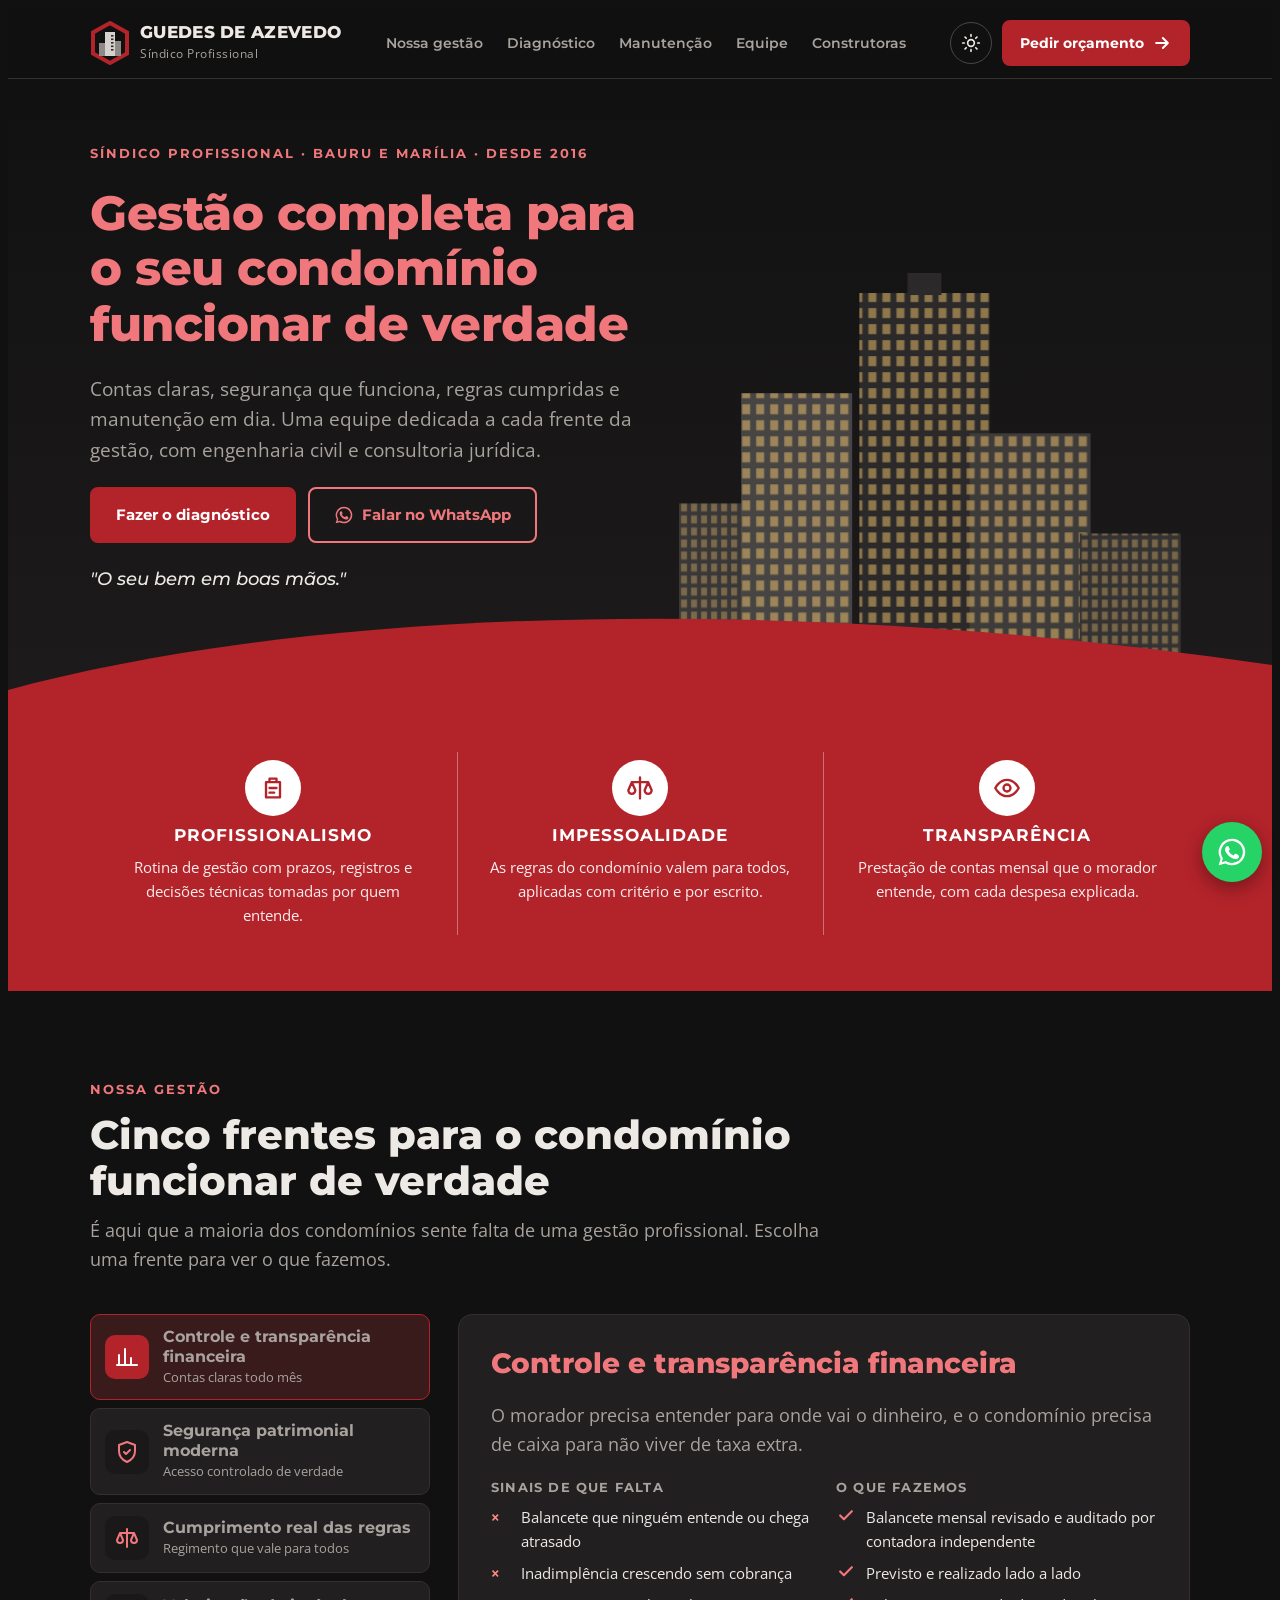
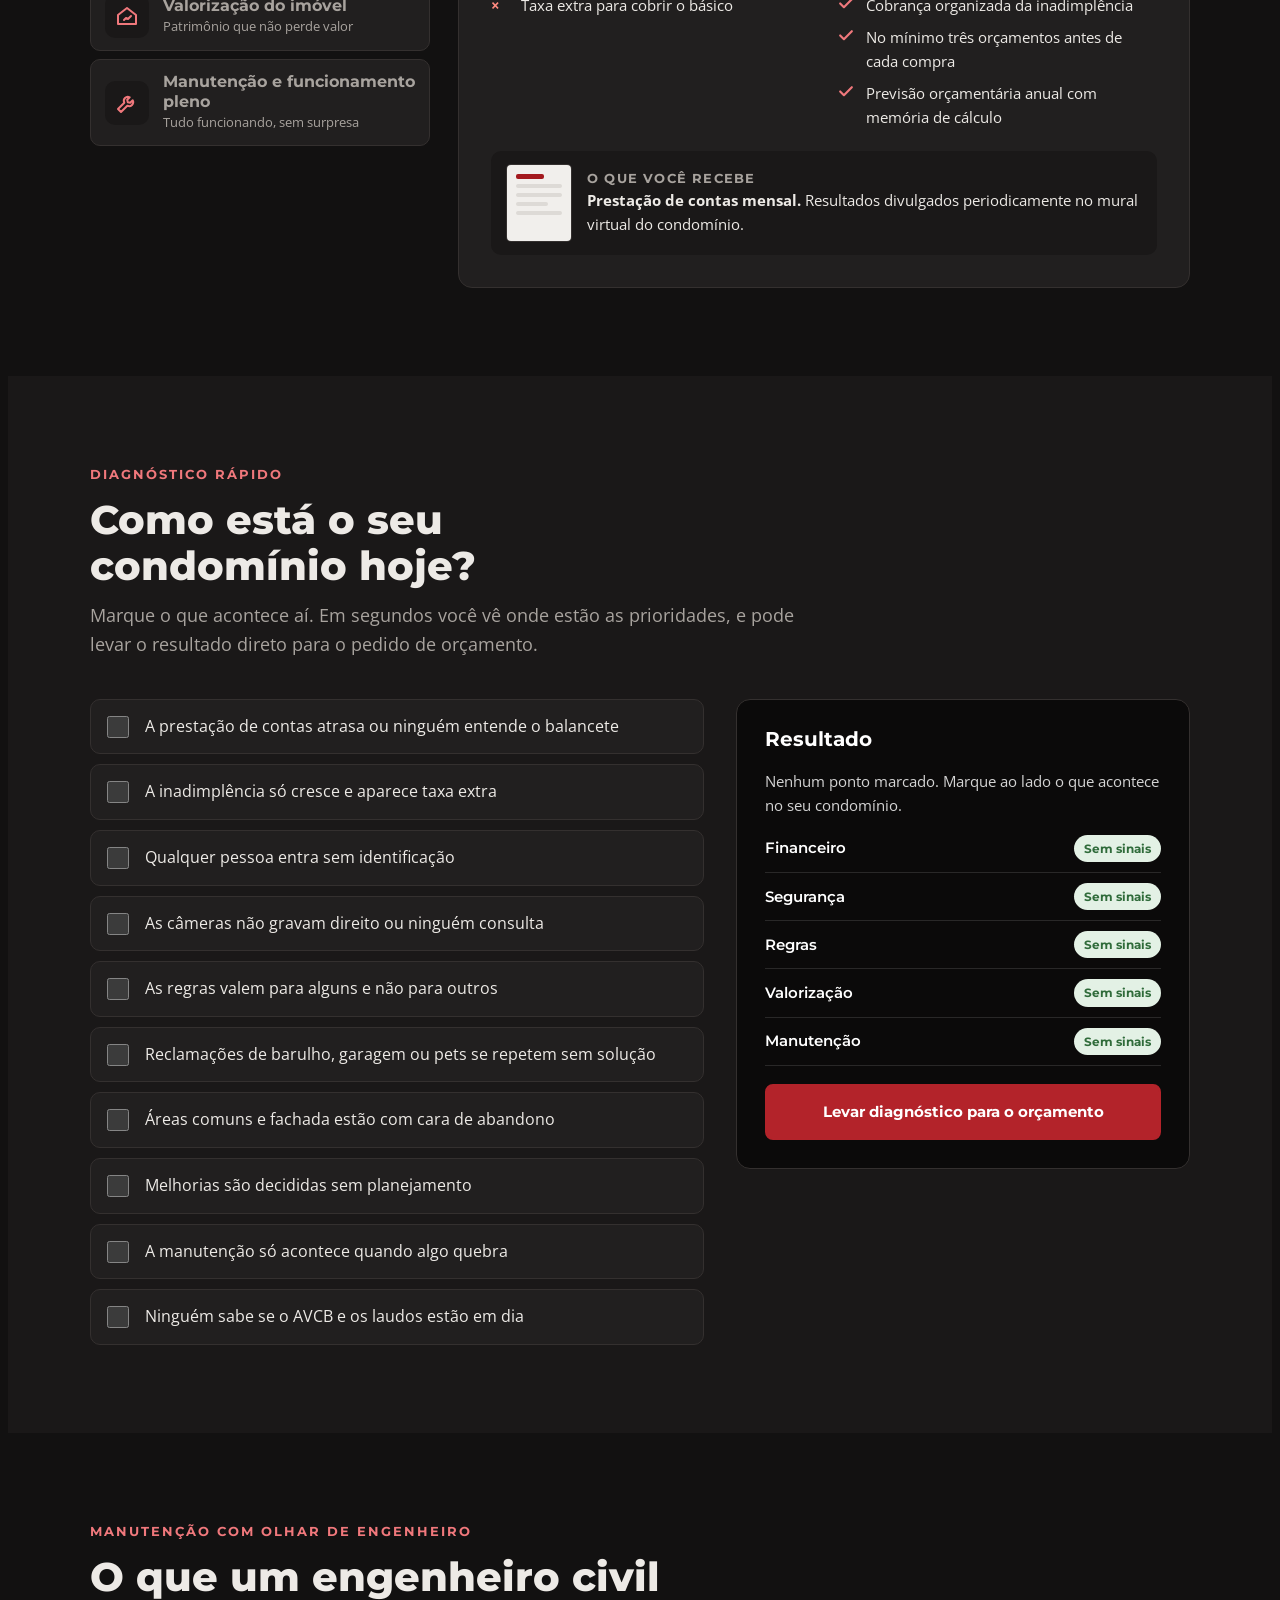
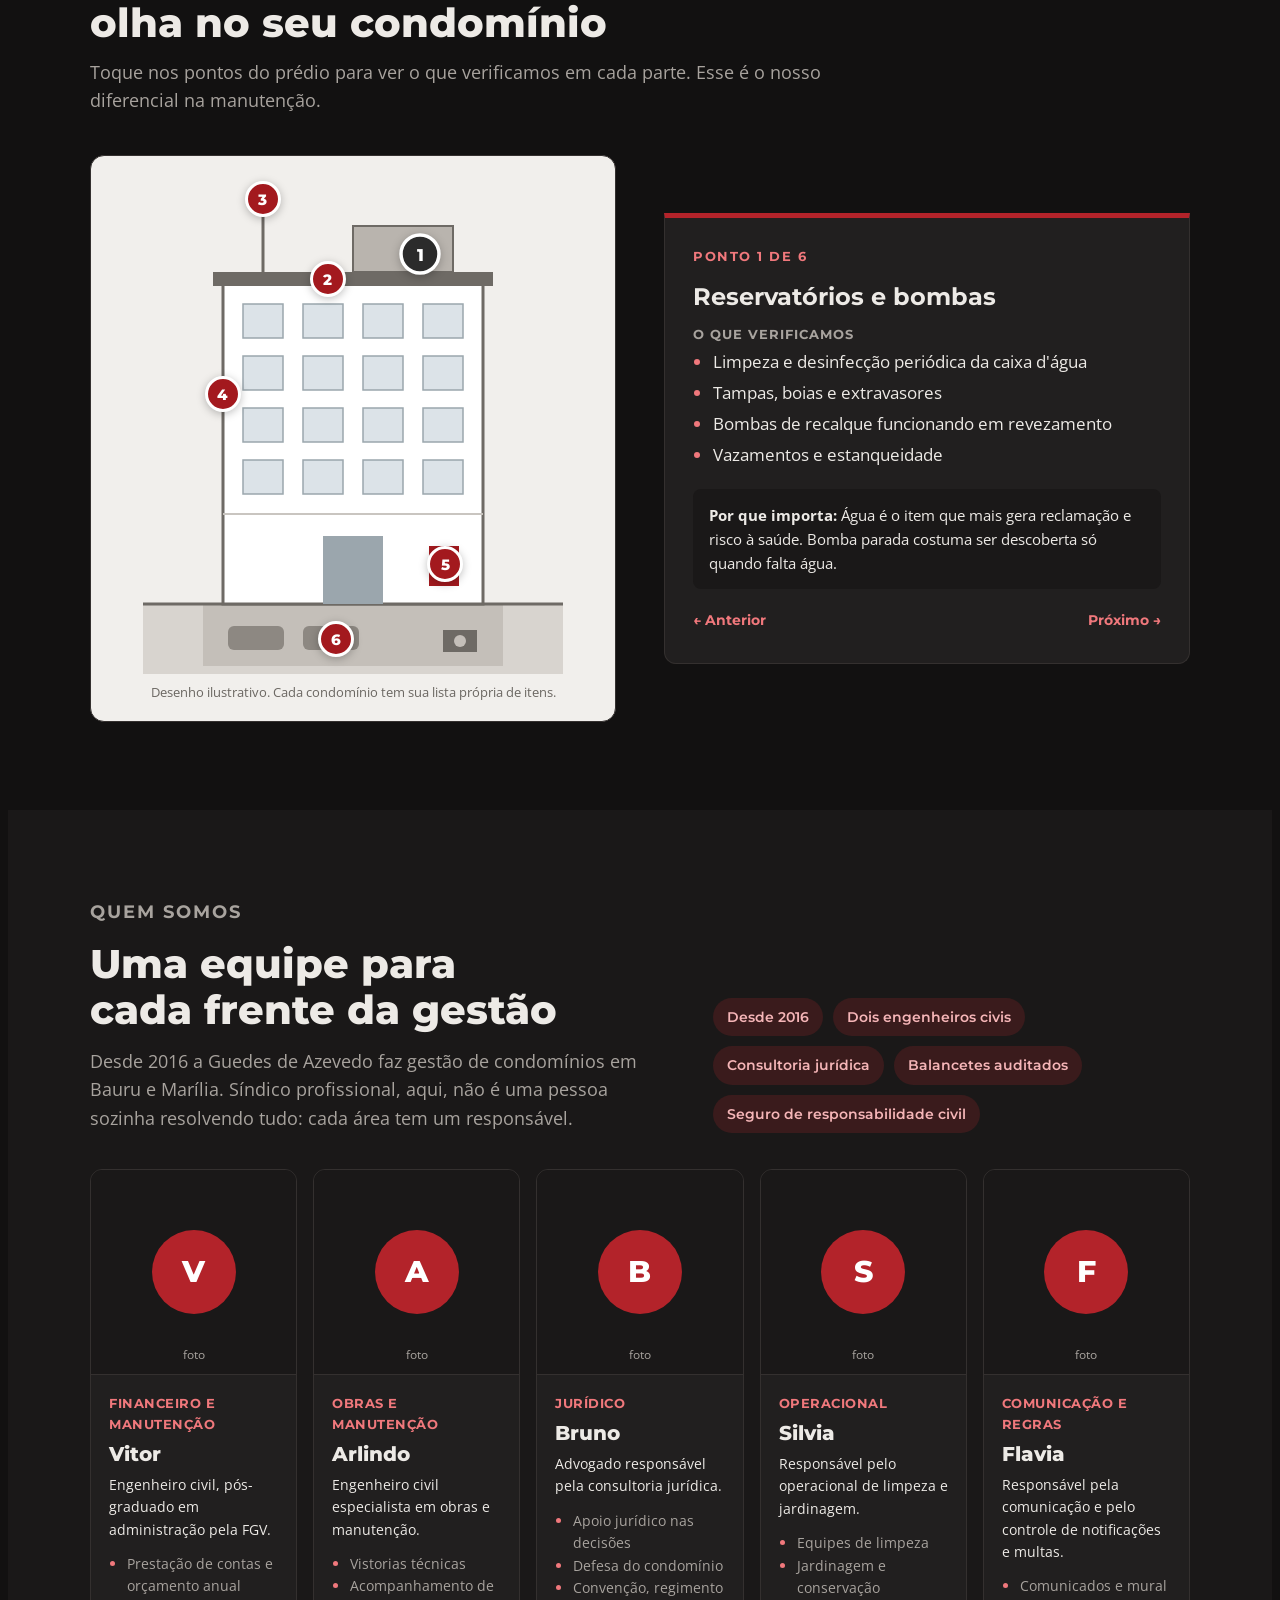
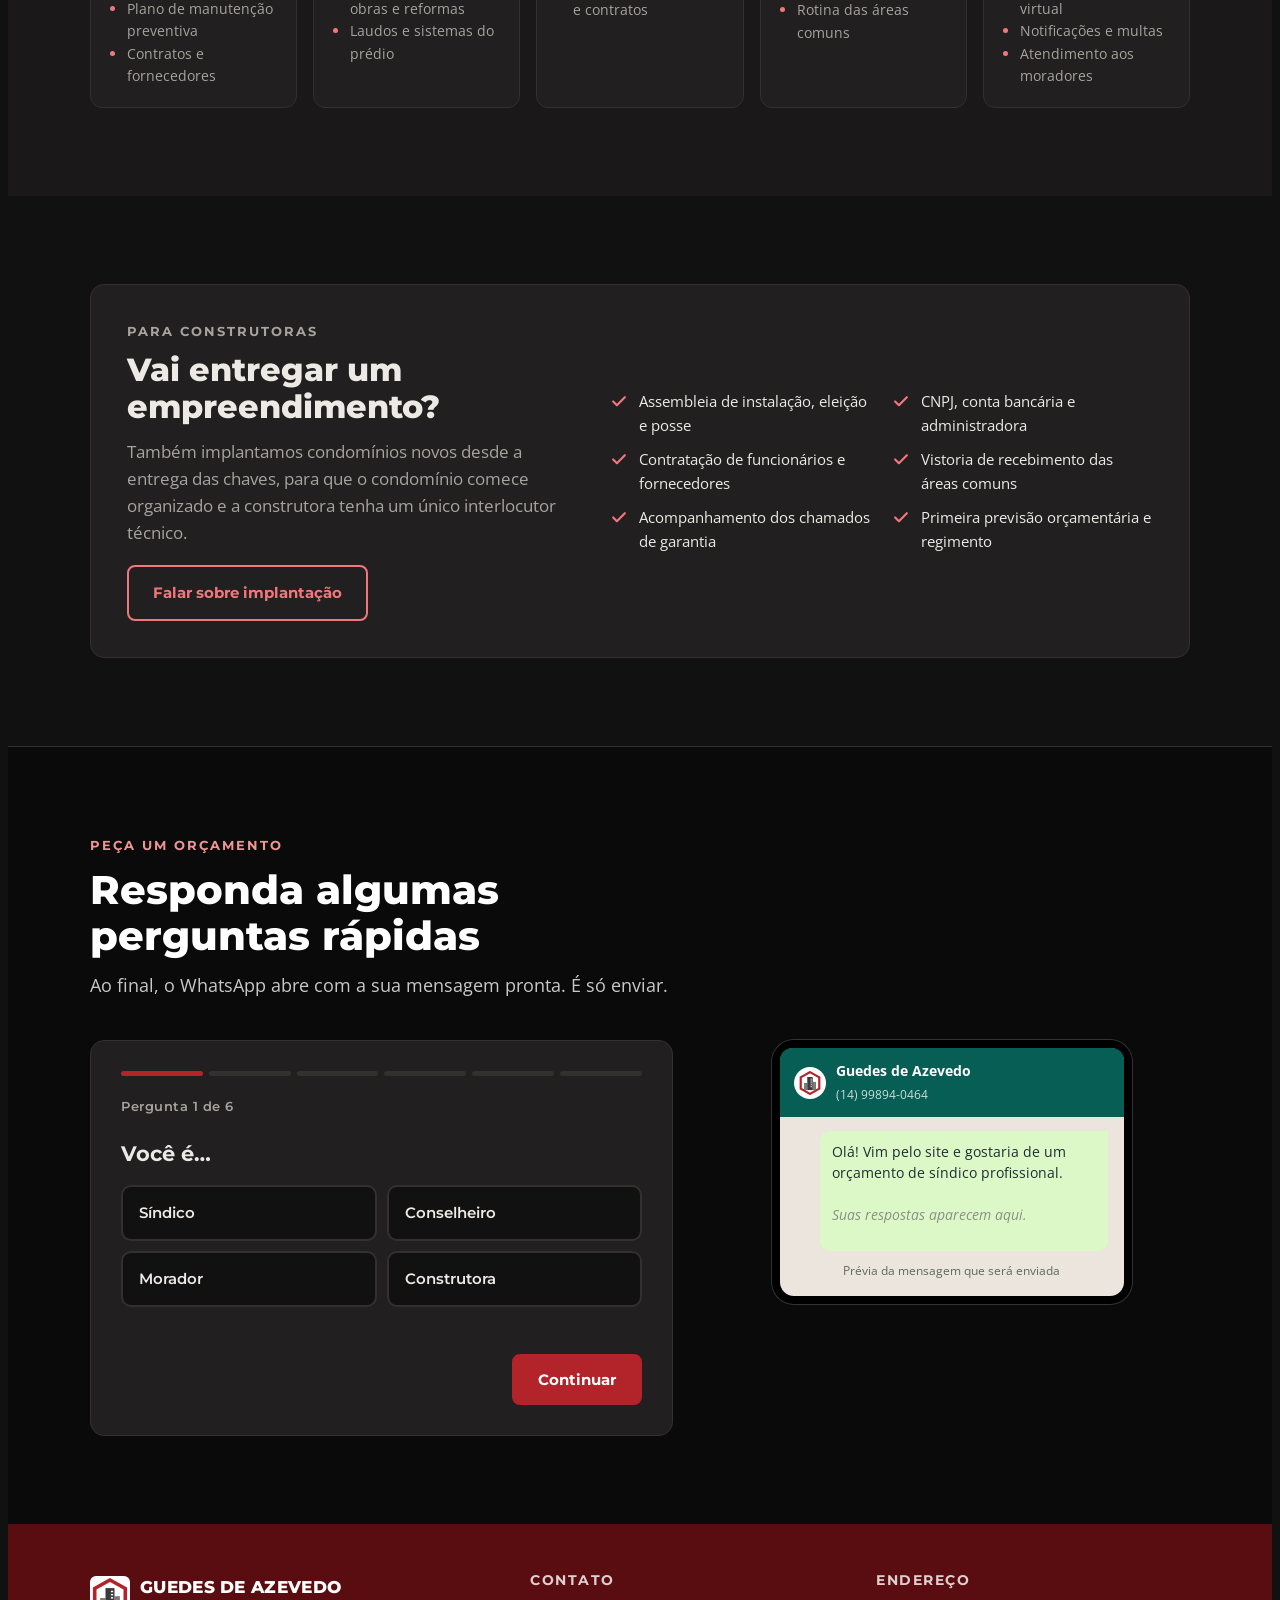
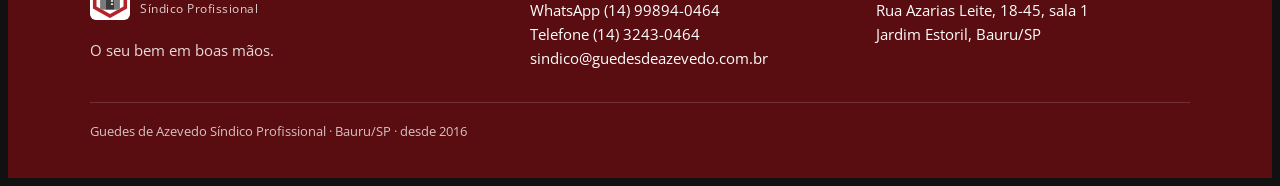
<file: prototipo/prototipo.html>
<!DOCTYPE html>
<html lang="pt-BR">
<head>
<meta charset="UTF-8">
<meta name="viewport" content="width=device-width, initial-scale=1">
<!-- PROTÓTIPO DE REFERÊNCIA (não é o site final). Serve de modelo para levar cada seção para o index.html. -->
<title>Site Guedes de Azevedo</title>
<link rel="preconnect" href="https://fonts.googleapis.com">
<link rel="preconnect" href="https://fonts.gstatic.com" crossorigin>
<link href="https://fonts.googleapis.com/css2?family=Montserrat:wght@500;600;700;800&family=Open+Sans:wght@400;600&display=swap" rel="stylesheet">
<script>
/* Aplica o modo salvo antes de desenhar a página, para não piscar */
try { if (localStorage.getItem("modo") === "claro") document.documentElement.classList.add("claro"); } catch (e) {}
</script>
<style>
/* Layout: continuidade com o folder — prédios, curva vinho, seções alternadas. Padrão escuro (cidade à noite), com opção clara */
:root {
  --bg: #121111;
  --bg-alt: #1A1818;
  --card: #211F1F;
  --borda: #34302F;
  --borda-forte: #4A4544;
  --texto: #EDEAE6;
  --texto-suave: #A8A39E;
  --vinho: #B3232A;
  --vinho-escuro: #861418;
  --vinho-texto: #F0787C;
  --vinho-suave: #3A1B1C;
  --vinho-suave-texto: #F5B5B7;
  --nav-bg: rgba(18, 17, 17, .9);
  --hero-a: #121111;
  --hero-b: #1D1B1B;
  --escuro-bg: #0B0A0A;
  --rodape: #5A0D10;
  --p1: #393737; --p2: #474444; --p3: #2B2929; --p4: #3E3B3B; --p5: #343232;
  --janela: #F2C66D; --janela-op: .5;
  --logo-a: #8E8A86; --logo-b: #D6D1CC; --logo-janela: #2A2727;
  --papel: #F1EFEC;
  --erro: #FF8A80;
  --titulo: "Montserrat", "Segoe UI", Arial, sans-serif;
  --fonte: "Open Sans", "Segoe UI", Arial, sans-serif;
  --largura: 1140px;
  color-scheme: dark;
}
:root.claro {
  --bg: #FFFFFF;
  --bg-alt: #F6F5F3;
  --card: #FFFFFF;
  --borda: #E4E2DF;
  --borda-forte: #C9C5C0;
  --texto: #2B2B2B;
  --texto-suave: #5E5E5E;
  --vinho: #A3191E;
  --vinho-escuro: #6E1013;
  --vinho-texto: #A3191E;
  --vinho-suave: #F6E7E7;
  --vinho-suave-texto: #6E1013;
  --nav-bg: rgba(255, 255, 255, .95);
  --hero-a: #FFFFFF;
  --hero-b: #F1F0EE;
  --escuro-bg: #2B2B2B;
  --rodape: #6E1013;
  --p1: #B9B7B4; --p2: #8E8C89; --p3: #55524F; --p4: #77746F; --p5: #A6A4A0;
  --janela: #FFFFFF; --janela-op: .55;
  --logo-a: #7A7A7A; --logo-b: #3A3A3A; --logo-janela: #FFFFFF;
  --papel: #FFFFFF;
  --erro: #B42318;
  color-scheme: light;
}
*, *::before, *::after { box-sizing: border-box; }
[hidden] { display: none !important; }
html { scroll-behavior: smooth; }
body { background: var(--bg); color: var(--texto); font-family: var(--fonte); font-size: 17px; line-height: 1.6; transition: background .3s, color .3s; }
h1, h2, h3, h4 { font-family: var(--titulo); line-height: 1.15; margin: 0; text-wrap: balance; }
p { margin: 0; }
a { color: inherit; }
.wrap { max-width: var(--largura); margin: 0 auto; padding-inline: 20px; }
.eyebrow { font-family: var(--titulo); font-size: 13px; font-weight: 700; letter-spacing: 2px; text-transform: uppercase; color: var(--vinho-texto); }
.btn { display: inline-flex; align-items: center; justify-content: center; gap: 8px; font-family: var(--titulo); font-weight: 700; font-size: 15px; text-decoration: none; padding: 14px 24px; border-radius: 8px; border: 2px solid var(--vinho); background: var(--vinho); color: #FFFFFF; cursor: pointer; transition: background .2s; }
.btn:hover { background: var(--vinho-escuro); border-color: var(--vinho-escuro); }
.btn.contorno { background: transparent; color: var(--vinho-texto); border-color: var(--vinho-texto); }
.btn.contorno:hover { background: var(--vinho-suave); }
:focus-visible { outline: 3px solid #E9A23B; outline-offset: 2px; }
.ico { width: 20px; height: 20px; flex: none; }

/* Topo fixo */
.nav { position: sticky; top: env(safe-area-inset-top, 0px); z-index: 20; background: var(--nav-bg); backdrop-filter: blur(8px); border-bottom: 1px solid var(--borda); }
.nav .wrap { display: flex; align-items: center; justify-content: space-between; gap: 16px; padding-block: 12px; }
.logo { display: flex; align-items: center; gap: 10px; text-decoration: none; }
.logo svg { width: 40px; height: 44px; }
.logo b { display: block; font-family: var(--titulo); font-weight: 800; font-size: 17px; letter-spacing: .3px; line-height: 1; }
.logo small { display: block; font-size: 12px; color: var(--texto-suave); letter-spacing: .5px; margin-top: 3px; }
.nav ul { display: flex; gap: 24px; list-style: none; margin: 0; padding: 0; font-family: var(--titulo); font-weight: 600; font-size: 14px; }
.nav ul a { text-decoration: none; color: var(--texto-suave); }
.nav ul a:hover { color: var(--vinho-texto); }
.nav-acoes { display: flex; align-items: center; gap: 10px; }
.nav .btn { padding: 10px 16px; font-size: 14px; }
.modo { width: 42px; height: 42px; border-radius: 50%; border: 1px solid var(--borda-forte); background: transparent; color: var(--texto); display: grid; place-items: center; cursor: pointer; }
.modo:hover { background: var(--bg-alt); }
.modo svg { width: 20px; height: 20px; }
.claro .ic-sol, :root:not(.claro) .ic-lua { display: none; }

/* Hero */
.hero { position: relative; overflow: hidden; background: linear-gradient(180deg, var(--hero-a) 0%, var(--hero-b) 100%); }
.hero .wrap { display: grid; grid-template-columns: minmax(0, 1.05fr) minmax(0, 1fr); gap: 32px; align-items: end; padding-block: 64px 0; }
.hero-texto { padding-bottom: 150px; display: grid; gap: 22px; }
.hero h1 { font-size: clamp(30px, 4.3vw, 48px); font-weight: 800; color: var(--vinho-texto); letter-spacing: -.5px; }
.hero .sub { font-size: 19px; color: var(--texto-suave); max-width: 31em; }
.hero .acoes { display: flex; flex-wrap: wrap; gap: 12px; }
.hero .slogan { font-family: var(--titulo); font-style: italic; font-weight: 500; font-size: 18px; }
.skyline { width: 100%; height: auto; display: block; }
.skyline .predio { transform-origin: bottom; transform-box: fill-box; animation: sobe 1.1s cubic-bezier(.2,.8,.2,1) both; }
@keyframes sobe { from { transform: scaleY(0); } to { transform: scaleY(1); } }
.curva { position: absolute; left: 0; right: 0; bottom: -1px; width: 100%; height: 150px; display: block; }

/* Faixa vinho */
.valores { background: var(--vinho); color: #FFFFFF; padding-block: 8px 56px; }
.valores .wrap { display: grid; grid-template-columns: repeat(3, minmax(0,1fr)); }
.valor { padding: 8px 28px; display: grid; gap: 10px; align-content: start; justify-items: center; text-align: center; }
.valor + .valor { border-left: 1px solid rgba(255,255,255,.35); }
.valor .circ { width: 56px; height: 56px; border-radius: 50%; background: #FFFFFF; color: var(--vinho); display: grid; place-items: center; }
.valor .circ svg { width: 28px; height: 28px; }
.valor h3 { font-size: 17px; font-weight: 700; letter-spacing: 1px; text-transform: uppercase; }
.valor p { font-size: 15px; opacity: .92; max-width: 26em; }

/* Seções */
.secao { padding-block: 88px; }
.secao.alt { background: var(--bg-alt); }
.cabeca { display: grid; gap: 12px; max-width: 740px; margin-bottom: 40px; }
.cabeca h2 { font-size: clamp(28px, 3.6vw, 40px); font-weight: 800; }
.cabeca p { color: var(--texto-suave); font-size: 18px; }
.cabeca .eyebrow { color: var(--vinho-texto); font-size: 13px; }

/* Pilares */
.pilares { display: grid; grid-template-columns: minmax(0, 340px) minmax(0, 1fr); gap: 28px; align-items: start; }
.lista-pilares { display: grid; gap: 8px; }
.lista-pilares button { display: grid; grid-template-columns: 44px minmax(0,1fr); gap: 14px; align-items: center; text-align: left; font: inherit; background: var(--card); border: 1px solid var(--borda); border-radius: 10px; padding: 12px 14px; cursor: pointer; color: var(--texto); transition: border-color .2s, background .2s; }
.lista-pilares button:hover { border-color: var(--borda-forte); }
.lista-pilares button[aria-selected="true"] { border-color: var(--vinho); background: var(--vinho-suave); }
.lista-pilares .ic { width: 44px; height: 44px; border-radius: 10px; background: var(--bg-alt); color: var(--vinho-texto); display: grid; place-items: center; }
.lista-pilares button[aria-selected="true"] .ic { background: var(--vinho); color: #FFFFFF; }
.lista-pilares .ic svg { width: 24px; height: 24px; }
.lista-pilares b { font-family: var(--titulo); font-weight: 700; font-size: 16px; display: block; line-height: 1.25; }
.lista-pilares span { font-size: 13px; color: var(--texto-suave); }
.painel-pilar { background: var(--card); border: 1px solid var(--borda); border-radius: 14px; padding: 32px; display: grid; gap: 22px; animation: entra .4s ease both; }
@keyframes entra { from { opacity: .3; transform: translateY(8px); } to { opacity: 1; transform: none; } }
.painel-pilar h3 { font-size: 28px; font-weight: 800; color: var(--vinho-texto); }
.painel-pilar .lead { font-size: 18px; color: var(--texto-suave); }
.colunas { display: grid; grid-template-columns: minmax(0,1fr) minmax(0,1fr); gap: 24px; }
.colunas h4, .entrega h4 { font-size: 13px; font-weight: 700; text-transform: uppercase; letter-spacing: 1.2px; color: var(--texto-suave); margin-bottom: 10px; }
.sinais { list-style: none; margin: 0; padding: 0; display: grid; gap: 8px; }
.sinais li { display: grid; grid-template-columns: 20px minmax(0,1fr); gap: 10px; font-size: 15px; }
.sinais .x { color: var(--erro); font-weight: 700; }
.sinais .v { color: var(--vinho-texto); }
.entrega { display: grid; grid-template-columns: 64px minmax(0,1fr); gap: 16px; align-items: center; background: var(--bg-alt); border-radius: 10px; padding: 14px 16px; }
.entrega h4 { margin-bottom: 2px; }
.entrega p { font-size: 15px; }
.mini-doc { width: 64px; height: 76px; background: var(--papel); border-radius: 4px; box-shadow: 0 0 0 1px var(--borda); padding: 9px; display: grid; gap: 5px; align-content: start; }
.mini-doc i { height: 4px; border-radius: 2px; background: #DDDAD6; display: block; }
.mini-doc i:first-child { background: #A3191E; width: 60%; height: 5px; }

/* Diagnóstico */
.diag { display: grid; grid-template-columns: minmax(0, 1.15fr) minmax(0, .85fr); gap: 32px; align-items: start; }
.sintomas { display: grid; gap: 10px; }
.sintoma { display: grid; grid-template-columns: 26px minmax(0,1fr); gap: 12px; align-items: start; background: var(--card); border: 1px solid var(--borda); border-radius: 10px; padding: 14px 16px; cursor: pointer; font-size: 16px; transition: border-color .2s, background .2s; }
.sintoma input { width: 22px; height: 22px; margin: 2px 0 0; accent-color: var(--vinho); cursor: pointer; }
.sintoma:has(input:checked) { border-color: var(--vinho); background: var(--vinho-suave); }
.resultado { background: var(--escuro-bg); color: #FFFFFF; border: 1px solid var(--borda); border-radius: 14px; padding: 28px; display: grid; gap: 18px; position: sticky; top: 92px; }
.resultado h3 { font-size: 20px; font-weight: 700; }
.resultado .resumo { color: #D4D4D4; font-size: 15px; }
.linhas-res { display: grid; gap: 10px; }
.linha-res { display: flex; justify-content: space-between; align-items: center; gap: 12px; padding-bottom: 10px; border-bottom: 1px solid rgba(255,255,255,.12); font-family: var(--titulo); font-weight: 600; font-size: 15px; }
.pill { font-size: 12px; font-weight: 700; padding: 4px 10px; border-radius: 999px; white-space: nowrap; }
.pill.ok { background: #E3F1E5; color: #2F6B3A; }
.pill.atencao { background: #FCEFD6; color: #8A5200; }
.pill.prioridade { background: #F7C1C1; color: #6E1013; }
.resultado .btn { width: 100%; }

/* Vistoria */
.vistoria { display: grid; grid-template-columns: minmax(0, 1fr) minmax(0, 1fr); gap: 48px; align-items: center; }
.prancheta { background: var(--papel); border-radius: 14px; padding: 18px; border: 1px solid var(--borda); }
.planta { position: relative; aspect-ratio: 420 / 500; max-width: 420px; width: 100%; margin: 0 auto; }
.planta svg { width: 100%; height: 100%; display: block; }
.ponto { position: absolute; transform: translate(-50%, -50%); width: 36px; height: 36px; border-radius: 50%; border: 3px solid #FFFFFF; background: #A3191E; color: #FFFFFF; font-family: var(--titulo); font-weight: 800; font-size: 15px; cursor: pointer; box-shadow: 0 2px 8px rgba(0,0,0,.25); transition: transform .2s, background .2s; }
.ponto::after { content: ""; position: absolute; inset: -9px; border-radius: 50%; border: 2px solid #A3191E; opacity: 0; animation: pulsa 2.2s infinite; }
.ponto[aria-pressed="true"] { background: #2B2B2B; transform: translate(-50%, -50%) scale(1.15); }
.ponto[aria-pressed="true"]::after { animation: none; }
@keyframes pulsa { 0% { transform: scale(.7); opacity: .8; } 100% { transform: scale(1.3); opacity: 0; } }
.legenda { font-size: 13px; color: #6B6762; text-align: center; margin-top: 8px; }
.ficha { background: var(--card); border: 1px solid var(--borda); border-top: 5px solid var(--vinho); border-radius: 0 0 12px 12px; padding: 28px; display: grid; gap: 16px; min-height: 360px; align-content: start; }
.ficha .num { font-family: var(--titulo); font-size: 13px; font-weight: 700; color: var(--vinho-texto); letter-spacing: 1.5px; text-transform: uppercase; }
.ficha h3 { font-size: 24px; font-weight: 700; }
.ficha h4 { font-size: 13px; font-weight: 700; text-transform: uppercase; letter-spacing: 1px; color: var(--texto-suave); margin-bottom: 6px; }
.ficha ul { margin: 0; padding-left: 20px; }
.ficha li { margin-bottom: 4px; }
.ficha li::marker { color: var(--vinho-texto); }
.ficha .porque { background: var(--bg-alt); border-radius: 8px; padding: 14px 16px; font-size: 15px; }
.nav-ficha { display: flex; justify-content: space-between; gap: 12px; }
.nav-ficha button { font-family: var(--titulo); font-weight: 700; font-size: 14px; background: none; border: 0; color: var(--vinho-texto); cursor: pointer; padding: 6px 0; }

/* Equipe */
.equipe-topo { display: grid; grid-template-columns: minmax(0, 1.1fr) minmax(0, .9fr); gap: 40px; align-items: end; margin-bottom: 36px; }
.equipe-topo .texto { display: grid; gap: 14px; }
.equipe-topo .texto p { color: var(--texto-suave); font-size: 18px; }
.creds { display: flex; flex-wrap: wrap; gap: 10px; }
.creds span { font-family: var(--titulo); font-weight: 600; font-size: 14px; background: var(--vinho-suave); color: var(--vinho-suave-texto); padding: 8px 14px; border-radius: 999px; }
.pessoas { display: grid; grid-template-columns: repeat(5, minmax(0,1fr)); gap: 16px; }
.pessoa { background: var(--card); border: 1px solid var(--borda); border-radius: 12px; overflow: hidden; display: grid; grid-template-rows: auto 1fr; }
.foto { aspect-ratio: 1; background: var(--bg-alt); border-bottom: 1px solid var(--borda); display: grid; place-items: center; position: relative; }
.foto .ini { width: 84px; height: 84px; border-radius: 50%; background: var(--vinho); color: #FFFFFF; font-family: var(--titulo); font-weight: 800; font-size: 30px; display: grid; place-items: center; }
.foto small { position: absolute; bottom: 10px; font-size: 12px; color: var(--texto-suave); }
.pessoa .info { padding: 18px 18px 20px; display: grid; gap: 8px; align-content: start; }
.pessoa h3 { font-size: 20px; font-weight: 800; }
.pessoa .cargo { font-family: var(--titulo); font-weight: 700; font-size: 13px; letter-spacing: .5px; color: var(--vinho-texto); text-transform: uppercase; }
.pessoa .formacao { font-size: 14px; color: var(--texto); }
.pessoa ul { margin: 4px 0 0; padding-left: 18px; font-size: 14px; color: var(--texto-suave); }
.pessoa li::marker { color: var(--vinho-texto); }

/* Construtoras */
.construtoras { border: 1px solid var(--borda); border-radius: 14px; padding: 36px; display: grid; grid-template-columns: minmax(0, .9fr) minmax(0, 1.1fr); gap: 36px; align-items: center; background: var(--card); }
.construtoras h2 { font-size: clamp(24px, 3vw, 32px); font-weight: 800; margin: 10px 0 12px; }
.construtoras p { color: var(--texto-suave); }
.construtoras ul { list-style: none; margin: 0; padding: 0; display: grid; grid-template-columns: repeat(2, minmax(0,1fr)); gap: 10px 20px; }
.construtoras li { display: grid; grid-template-columns: 22px minmax(0,1fr); gap: 8px; font-size: 15px; }
.construtoras li svg { color: var(--vinho-texto); width: 20px; height: 20px; margin-top: 2px; }

/* Orçamento */
.orc { background: var(--escuro-bg); color: #FFFFFF; border-top: 1px solid var(--borda); }
.orc .cabeca h2 { color: #FFFFFF; }
.orc .cabeca p { color: #C9C9C9; }
.orc .cabeca .eyebrow { color: #F09595; }
.orc-grid { display: grid; grid-template-columns: minmax(0, 1.1fr) minmax(0, .9fr); gap: 40px; align-items: start; }
.form { background: var(--card); color: var(--texto); border: 1px solid var(--borda); border-radius: 14px; padding: 30px; display: grid; gap: 20px; }
.aviso-diag { background: var(--vinho-suave); color: var(--vinho-suave-texto); border-radius: 8px; padding: 10px 14px; font-size: 14px; display: flex; justify-content: space-between; gap: 12px; align-items: center; }
.aviso-diag button { background: none; border: 0; color: var(--vinho-texto); font-weight: 700; cursor: pointer; font-size: 13px; }
.progresso { display: flex; gap: 6px; }
.progresso i { flex: 1; height: 5px; border-radius: 3px; background: var(--borda); transition: background .3s; }
.progresso i.ok { background: var(--vinho); }
.passo-info { font-size: 13px; color: var(--texto-suave); font-family: var(--titulo); font-weight: 600; letter-spacing: .5px; }
.form label { display: block; font-family: var(--titulo); font-weight: 700; font-size: 21px; margin-bottom: 14px; }
.form .dica { font-size: 14px; color: var(--texto-suave); margin-top: 8px; }
.form input[type="text"], .form input[type="number"] { width: 100%; font: inherit; font-size: 18px; padding: 14px 16px; border: 2px solid var(--borda); border-radius: 10px; background: var(--bg); color: var(--texto); }
.form input:focus { border-color: var(--vinho); outline: none; }
.opcoes { display: grid; grid-template-columns: repeat(2, minmax(0,1fr)); gap: 10px; }
.opcoes button { font: inherit; font-family: var(--titulo); font-weight: 600; font-size: 15px; text-align: left; padding: 14px 16px; border: 2px solid var(--borda); border-radius: 10px; background: var(--bg); color: var(--texto); cursor: pointer; }
.opcoes button[aria-pressed="true"] { border-color: var(--vinho); background: var(--vinho-suave); color: var(--vinho-suave-texto); }
.erro { color: var(--erro); font-size: 14px; min-height: 1.4em; margin-top: 8px; }
.form .botoes { display: flex; justify-content: space-between; gap: 12px; flex-wrap: wrap; }
.voltar { background: none; border: 0; font-family: var(--titulo); font-weight: 700; color: var(--texto-suave); cursor: pointer; font-size: 15px; padding: 8px 0; }
.celular { background: #ECE5DD; border-radius: 22px; padding: 16px; border: 8px solid #000; max-width: 360px; width: 100%; margin: 0 auto; box-shadow: 0 0 0 1px #333; }
.celular .topo { display: flex; align-items: center; gap: 10px; background: #075E54; color: #fff; margin: -16px -16px 14px; padding: 12px 14px; border-radius: 12px 12px 0 0; font-size: 14px; }
.celular .topo .av { width: 32px; height: 32px; border-radius: 50%; background: #fff; display: grid; place-items: center; --logo-a: #7A7A7A; --logo-b: #3A3A3A; --logo-janela: #FFFFFF; }
.celular .topo .av svg { width: 22px; height: 24px; }
.balao { background: #DCF8C6; color: #1F2C34; border-radius: 10px 0 10px 10px; padding: 10px 12px; font-size: 14px; line-height: 1.5; white-space: pre-wrap; margin-left: 24px; min-height: 120px; }
.balao .vazio { color: #8A8F86; font-style: italic; }
.celular .rod { font-size: 12px; color: #5D6B5A; text-align: center; margin-top: 10px; }

/* Rodapé */
footer { background: var(--rodape); color: #FFFFFF; padding-block: 48px 36px; font-size: 15px; }
footer .wrap { display: grid; grid-template-columns: minmax(0, 1.3fr) repeat(2, minmax(0,1fr)); gap: 32px; }
footer h4 { font-size: 14px; letter-spacing: 1.5px; text-transform: uppercase; margin-bottom: 10px; opacity: .8; }
footer .logo svg { background: #fff; border-radius: 6px; padding: 2px; --logo-a: #7A7A7A; --logo-b: #3A3A3A; --logo-janela: #FFFFFF; }
footer .logo small { color: rgba(255,255,255,.8); }
footer .fim { grid-column: 1 / -1; border-top: 1px solid rgba(255,255,255,.2); padding-top: 18px; font-size: 13px; opacity: .75; }
.zap-flutua { position: fixed; right: 18px; bottom: calc(18px + env(safe-area-inset-bottom, 0px)); z-index: 30; width: 60px; height: 60px; border-radius: 50%; background: #25D366; color: #fff; display: grid; place-items: center; box-shadow: 0 6px 18px rgba(0,0,0,.35); transition: transform .2s; }
.zap-flutua:hover { transform: scale(1.08); }
.zap-flutua svg { width: 32px; height: 32px; }

@media (max-width: 1100px) {
  .pessoas { grid-template-columns: repeat(3, minmax(0,1fr)); }
}
@media (max-width: 760px) {
  .pessoas { grid-template-columns: repeat(2, minmax(0,1fr)); }
}
@media (max-width: 960px) {
  .nav ul { display: none; }
  .hero .wrap, .pilares, .diag, .vistoria, .equipe-topo, .orc-grid, .construtoras { grid-template-columns: minmax(0,1fr); }
  .hero-texto { padding-bottom: 0; }
  .hero .wrap { padding-block: 40px 0; gap: 8px; }
  .skyline { max-width: 460px; margin: 0 auto; }
  .curva { height: 80px; }
  .valores .wrap { grid-template-columns: minmax(0,1fr); gap: 28px; }
  .valor + .valor { border-left: 0; border-top: 1px solid rgba(255,255,255,.3); padding-top: 28px; }
  .lista-pilares { grid-template-columns: repeat(auto-fit, minmax(230px, 1fr)); }
  .resultado { position: static; }
  footer .wrap { grid-template-columns: minmax(0,1fr); }
  .secao { padding-block: 64px; }
}
@media (max-width: 560px) {
  .logo small { display: none; }
  .logo b { font-size: 15px; }
  .nav .btn span { display: none; }
  .colunas, .opcoes, .construtoras ul { grid-template-columns: minmax(0,1fr); }
  .pessoas { grid-template-columns: minmax(0,1fr); }
  .foto { aspect-ratio: 16 / 9; }
  .painel-pilar, .form, .construtoras { padding: 22px; }
  .ficha { padding: 22px; min-height: 0; }
  .painel-pilar h3 { font-size: 24px; }
}
@media (prefers-reduced-motion: reduce) {
  *, *::before, *::after { animation: none !important; transition: none !important; }
  html { scroll-behavior: auto; }
}
</style>
</head>
<body>

<svg width="0" height="0" style="position:absolute" aria-hidden="true">
  <defs>
    <symbol id="logo" viewBox="0 0 40 44">
      <polygon points="20,2 37,11.5 37,32.5 20,42 3,32.5 3,11.5" fill="none" stroke="#B3232A" stroke-width="4"/>
      <rect x="9" y="22" width="6" height="13" style="fill:var(--logo-a)"/>
      <rect x="25" y="20" width="6" height="15" style="fill:var(--logo-a)"/>
      <rect x="15" y="11" width="10" height="24" style="fill:var(--logo-b)"/>
      <g style="fill:var(--logo-janela)"><rect x="21" y="14" width="2.5" height="1.6"/><rect x="21" y="17.5" width="2.5" height="1.6"/><rect x="21" y="21" width="2.5" height="1.6"/><rect x="21" y="24.5" width="2.5" height="1.6"/><rect x="21" y="28" width="2.5" height="1.6"/></g>
    </symbol>
    <symbol id="zap" viewBox="0 0 24 24"><path fill="currentColor" d="M12 2a10 10 0 0 0-8.6 15.1L2 22l5-1.3A10 10 0 1 0 12 2Zm0 18.2c-1.5 0-3-.4-4.3-1.2l-.3-.2-3 .8.8-2.9-.2-.3A8.2 8.2 0 1 1 12 20.2Zm4.5-6.1c-.2-.1-1.5-.7-1.7-.8-.2-.1-.4-.1-.6.1l-.8 1c-.1.2-.3.2-.5.1a6.7 6.7 0 0 1-3.3-2.9c-.3-.4.2-.4.7-1.4.1-.2 0-.3 0-.4l-.8-1.8c-.2-.5-.4-.4-.6-.4h-.5a1 1 0 0 0-.7.3 3 3 0 0 0-.9 2.2c0 1.3.9 2.5 1 2.7.1.2 1.8 2.8 4.5 3.9 1.7.7 2.3.8 3.1.6.5-.1 1.5-.6 1.7-1.2.2-.6.2-1.1.2-1.2-.1-.1-.3-.2-.5-.3Z"/></symbol>
    <symbol id="check" viewBox="0 0 24 24"><path d="M5 12.5l4.5 4.5L19 7.5" fill="none" stroke="currentColor" stroke-width="2.6" stroke-linecap="round" stroke-linejoin="round"/></symbol>
    <symbol id="i-financeiro" viewBox="0 0 24 24"><g fill="none" stroke="currentColor" stroke-width="2" stroke-linecap="round" stroke-linejoin="round"><path d="M4 20V10M10 20V4M16 20v-7M22 20H2"/></g></symbol>
    <symbol id="i-seguranca" viewBox="0 0 24 24"><g fill="none" stroke="currentColor" stroke-width="2" stroke-linejoin="round"><path d="M12 2l8 3v6c0 5-3.5 9-8 11-4.5-2-8-6-8-11V5z"/><path d="M9 12l2 2 4-4" stroke-linecap="round"/></g></symbol>
    <symbol id="i-regras" viewBox="0 0 24 24"><g fill="none" stroke="currentColor" stroke-width="2" stroke-linecap="round" stroke-linejoin="round"><path d="M12 3v18M5 7h14M5 7l-3 7a3 3 0 0 0 6 0zM19 7l-3 7a3 3 0 0 0 6 0z"/></g></symbol>
    <symbol id="i-valor" viewBox="0 0 24 24"><g fill="none" stroke="currentColor" stroke-width="2" stroke-linecap="round" stroke-linejoin="round"><path d="M3 11l9-7 9 7v9H3z"/><path d="M9 16l2-2 2 1 3-3"/></g></symbol>
    <symbol id="i-manutencao" viewBox="0 0 24 24"><g fill="none" stroke="currentColor" stroke-width="2" stroke-linecap="round" stroke-linejoin="round"><path d="M14.7 6.3a4 4 0 0 0-5.4 5.4L3 18l3 3 6.3-6.3a4 4 0 0 0 5.4-5.4l-2.5 2.5-2.4-.6-.6-2.4z"/></g></symbol>
    <symbol id="i-adm" viewBox="0 0 24 24"><g fill="none" stroke="currentColor" stroke-width="2" stroke-linejoin="round"><path d="M9 4h6v3H9zM6 7h12v13H6z"/><path d="M9 12h6M9 16h4" stroke-linecap="round"/></g></symbol>
    <symbol id="i-olho" viewBox="0 0 24 24"><g fill="none" stroke="currentColor" stroke-width="2"><path d="M2 12s3.5-7 10-7 10 7 10 7-3.5 7-10 7S2 12 2 12z"/><circle cx="12" cy="12" r="3"/></g></symbol>
    <pattern id="janelas" width="14" height="16" patternUnits="userSpaceOnUse"><rect x="3" y="3" width="8" height="10" style="fill:var(--janela);opacity:var(--janela-op)"/></pattern>
    <pattern id="janelas2" width="10" height="12" patternUnits="userSpaceOnUse"><rect x="2" y="2" width="6" height="8" style="fill:var(--janela);opacity:calc(var(--janela-op) * .7)"/></pattern>
  </defs>
</svg>

<nav class="nav" aria-label="Principal">
  <div class="wrap">
    <a class="logo" href="#inicio" aria-label="Guedes de Azevedo, início">
      <svg aria-hidden="true"><use href="#logo"/></svg>
      <div><b>GUEDES DE AZEVEDO</b><small>Síndico Profissional</small></div>
    </a>
    <ul>
      <li><a href="#gestao">Nossa gestão</a></li>
      <li><a href="#diagnostico">Diagnóstico</a></li>
      <li><a href="#manutencao">Manutenção</a></li>
      <li><a href="#equipe">Equipe</a></li>
      <li><a href="#construtoras">Construtoras</a></li>
    </ul>
    <div class="nav-acoes">
      <button class="modo" id="modo" type="button" aria-label="Mudar para o modo claro">
        <svg class="ic-sol" viewBox="0 0 24 24" aria-hidden="true"><g fill="none" stroke="currentColor" stroke-width="2" stroke-linecap="round"><circle cx="12" cy="12" r="4"/><path d="M12 2v2M12 20v2M4.9 4.9l1.4 1.4M17.7 17.7l1.4 1.4M2 12h2M20 12h2M4.9 19.1l1.4-1.4M17.7 6.3l1.4-1.4"/></g></svg>
        <svg class="ic-lua" viewBox="0 0 24 24" aria-hidden="true"><path d="M20 14.5A8 8 0 1 1 9.5 4a6.5 6.5 0 0 0 10.5 10.5z" fill="none" stroke="currentColor" stroke-width="2" stroke-linejoin="round"/></svg>
      </button>
      <a class="btn" href="#orcamento"><span>Pedir orçamento</span><svg class="ico" aria-hidden="true" viewBox="0 0 24 24"><path d="M5 12h14M13 6l6 6-6 6" fill="none" stroke="currentColor" stroke-width="2.4" stroke-linecap="round" stroke-linejoin="round"/></svg></a>
    </div>
  </div>
</nav>

<header class="hero" id="inicio">
  <div class="wrap">
    <div class="hero-texto">
      <p class="eyebrow">Síndico profissional · Bauru e Marília · desde 2016</p>
      <h1>Gestão completa para o seu condomínio funcionar de verdade</h1>
      <p class="sub">Contas claras, segurança que funciona, regras cumpridas e manutenção em dia. Uma equipe dedicada a cada frente da gestão, com engenharia civil e consultoria jurídica.</p>
      <div class="acoes">
        <a class="btn" href="#diagnostico">Fazer o diagnóstico</a>
        <a class="btn contorno" href="https://wa.me/5514998940464?text=Ol%C3%A1%21%20Vim%20pelo%20site%20e%20gostaria%20de%20saber%20mais%20sobre%20o%20servi%C3%A7o%20de%20s%C3%ADndico%20profissional." target="_blank" rel="noopener"><svg class="ico" aria-hidden="true"><use href="#zap"/></svg>Falar no WhatsApp</a>
      </div>
      <p class="slogan">"O seu bem em boas mãos."</p>
    </div>
    <svg class="skyline" viewBox="0 0 520 470" role="img" aria-label="Ilustração de prédios residenciais">
      <g class="predio" style="animation-delay:.05s"><rect x="10" y="230" width="80" height="240" style="fill:var(--p1)"/><rect x="10" y="230" width="80" height="240" fill="url(#janelas2)"/></g>
      <g class="predio" style="animation-delay:.15s"><rect x="72" y="120" width="110" height="350" style="fill:var(--p2)"/><rect x="72" y="120" width="110" height="350" fill="url(#janelas)"/></g>
      <g class="predio" style="animation-delay:.25s"><rect x="190" y="20" width="130" height="450" style="fill:var(--p3)"/><rect x="190" y="20" width="130" height="450" fill="url(#janelas)"/><rect x="238" y="0" width="34" height="22" style="fill:var(--p3)"/></g>
      <g class="predio" style="animation-delay:.35s"><rect x="300" y="160" width="120" height="310" style="fill:var(--p4)"/><rect x="300" y="160" width="120" height="310" fill="url(#janelas)"/></g>
      <g class="predio" style="animation-delay:.45s"><rect x="410" y="260" width="100" height="210" style="fill:var(--p5)"/><rect x="410" y="260" width="100" height="210" fill="url(#janelas2)"/></g>
    </svg>
  </div>
  <svg class="curva" viewBox="0 0 1440 150" preserveAspectRatio="none" aria-hidden="true"><path d="M0,150 L0,95 C360,10 900,0 1440,70 L1440,150 Z" style="fill:var(--vinho)"/></svg>
</header>

<section class="valores" aria-label="Nossos valores">
  <div class="wrap">
    <div class="valor">
      <div class="circ"><svg aria-hidden="true"><use href="#i-adm"/></svg></div>
      <h3>Profissionalismo</h3>
      <p>Rotina de gestão com prazos, registros e decisões técnicas tomadas por quem entende.</p>
    </div>
    <div class="valor">
      <div class="circ"><svg aria-hidden="true"><use href="#i-regras"/></svg></div>
      <h3>Impessoalidade</h3>
      <p>As regras do condomínio valem para todos, aplicadas com critério e por escrito.</p>
    </div>
    <div class="valor">
      <div class="circ"><svg aria-hidden="true"><use href="#i-olho"/></svg></div>
      <h3>Transparência</h3>
      <p>Prestação de contas mensal que o morador entende, com cada despesa explicada.</p>
    </div>
  </div>
</section>

<section class="secao" id="gestao">
  <div class="wrap">
    <div class="cabeca">
      <p class="eyebrow">Nossa gestão</p>
      <h2>Cinco frentes para o condomínio funcionar de verdade</h2>
      <p>É aqui que a maioria dos condomínios sente falta de uma gestão profissional. Escolha uma frente para ver o que fazemos.</p>
    </div>
    <div class="pilares">
      <div class="lista-pilares" role="tablist" aria-label="Frentes da gestão" aria-orientation="vertical" id="lista-pilares"></div>
      <div id="painel-pilar" role="tabpanel"></div>
    </div>
  </div>
</section>

<section class="secao alt" id="diagnostico">
  <div class="wrap">
    <div class="cabeca">
      <p class="eyebrow">Diagnóstico rápido</p>
      <h2>Como está o seu condomínio hoje?</h2>
      <p>Marque o que acontece aí. Em segundos você vê onde estão as prioridades, e pode levar o resultado direto para o pedido de orçamento.</p>
    </div>
    <div class="diag">
      <div class="sintomas" id="sintomas"></div>
      <aside class="resultado" aria-live="polite">
        <h3>Resultado</h3>
        <p class="resumo" id="resumo"></p>
        <div class="linhas-res" id="linhas-res"></div>
        <a class="btn" href="#orcamento" id="levar">Levar diagnóstico para o orçamento</a>
      </aside>
    </div>
  </div>
</section>

<section class="secao" id="manutencao">
  <div class="wrap">
    <div class="cabeca">
      <p class="eyebrow">Manutenção com olhar de engenheiro</p>
      <h2>O que um engenheiro civil olha no seu condomínio</h2>
      <p>Toque nos pontos do prédio para ver o que verificamos em cada parte. Esse é o nosso diferencial na manutenção.</p>
    </div>
    <div class="vistoria">
      <div class="prancheta">
        <div class="planta">
          <svg viewBox="0 0 420 500" role="img" aria-label="Corte de um prédio residencial com seis pontos de vistoria marcados">
            <rect x="0" y="430" width="420" height="70" fill="#D8D4CF"/>
            <rect x="60" y="430" width="300" height="62" fill="#C4BFB9"/>
            <rect x="85" y="452" width="56" height="24" rx="6" fill="#8D8882"/><rect x="160" y="452" width="56" height="24" rx="6" fill="#8D8882"/>
            <rect x="300" y="456" width="34" height="22" fill="#6E6A65"/><circle cx="317" cy="467" r="6" fill="#C4BFB9"/>
            <line x1="0" y1="430" x2="420" y2="430" stroke="#6E6A65" stroke-width="3"/>
            <rect x="80" y="110" width="260" height="320" fill="#FFFFFF" stroke="#6E6A65" stroke-width="3"/>
            <g fill="#DCE3E8" stroke="#9BA6AD" stroke-width="1.5">
              <rect x="100" y="130" width="40" height="34"/><rect x="160" y="130" width="40" height="34"/><rect x="220" y="130" width="40" height="34"/><rect x="280" y="130" width="40" height="34"/>
              <rect x="100" y="182" width="40" height="34"/><rect x="160" y="182" width="40" height="34"/><rect x="220" y="182" width="40" height="34"/><rect x="280" y="182" width="40" height="34"/>
              <rect x="100" y="234" width="40" height="34"/><rect x="160" y="234" width="40" height="34"/><rect x="220" y="234" width="40" height="34"/><rect x="280" y="234" width="40" height="34"/>
              <rect x="100" y="286" width="40" height="34"/><rect x="160" y="286" width="40" height="34"/><rect x="220" y="286" width="40" height="34"/><rect x="280" y="286" width="40" height="34"/>
            </g>
            <line x1="80" y1="340" x2="340" y2="340" stroke="#C9C5C0" stroke-width="2"/>
            <rect x="180" y="362" width="60" height="68" fill="#9BA6AD"/>
            <rect x="286" y="372" width="30" height="40" fill="#A3191E"/><rect x="292" y="380" width="18" height="18" fill="#FFFFFF"/>
            <rect x="70" y="98" width="280" height="14" fill="#6E6A65"/>
            <rect x="210" y="52" width="100" height="46" fill="#B9B4AE" stroke="#6E6A65" stroke-width="2"/>
            <line x1="120" y1="98" x2="120" y2="20" stroke="#6E6A65" stroke-width="3"/><polygon points="120,10 114,24 126,24" fill="#6E6A65"/>
          </svg>
          <button class="ponto" style="left:66%;top:16%" data-i="0" aria-pressed="true" aria-label="Reservatórios e bombas">1</button>
          <button class="ponto" style="left:44%;top:21%" data-i="1" aria-pressed="false" aria-label="Cobertura e impermeabilização">2</button>
          <button class="ponto" style="left:28.5%;top:5%" data-i="2" aria-pressed="false" aria-label="Para-raios">3</button>
          <button class="ponto" style="left:19%;top:44%" data-i="3" aria-pressed="false" aria-label="Fachada">4</button>
          <button class="ponto" style="left:72%;top:78%" data-i="4" aria-pressed="false" aria-label="Prevenção de incêndio">5</button>
          <button class="ponto" style="left:46%;top:93%" data-i="5" aria-pressed="false" aria-label="Garagem e subsolo">6</button>
        </div>
        <p class="legenda">Desenho ilustrativo. Cada condomínio tem sua lista própria de itens.</p>
      </div>
      <div class="ficha" id="ficha" aria-live="polite"></div>
    </div>
  </div>
</section>

<section class="secao alt" id="equipe">
  <div class="wrap">
    <div class="equipe-topo">
      <div class="texto">
        <p class="eyebrow">Quem somos</p>
        <h2 style="font-size:clamp(28px,3.6vw,40px);font-weight:800">Uma equipe para cada frente da gestão</h2>
        <p>Desde 2016 a Guedes de Azevedo faz gestão de condomínios em Bauru e Marília. Síndico profissional, aqui, não é uma pessoa sozinha resolvendo tudo: cada área tem um responsável.</p>
      </div>
      <div class="creds"><span>Desde 2016</span><span>Dois engenheiros civis</span><span>Consultoria jurídica</span><span>Balancetes auditados</span><span>Seguro de responsabilidade civil</span></div>
    </div>
    <div class="pessoas">
      <article class="pessoa">
        <div class="foto"><div class="ini" aria-hidden="true">V</div><small>foto</small></div>
        <div class="info">
          <p class="cargo">Financeiro e manutenção</p>
          <h3>Vitor</h3>
          <p class="formacao">Engenheiro civil, pós-graduado em administração pela FGV.</p>
          <ul><li>Prestação de contas e orçamento anual</li><li>Plano de manutenção preventiva</li><li>Contratos e fornecedores</li></ul>
        </div>
      </article>
      <article class="pessoa">
        <div class="foto"><div class="ini" aria-hidden="true">A</div><small>foto</small></div>
        <div class="info">
          <p class="cargo">Obras e manutenção</p>
          <h3>Arlindo</h3>
          <p class="formacao">Engenheiro civil especialista em obras e manutenção.</p>
          <ul><li>Vistorias técnicas</li><li>Acompanhamento de obras e reformas</li><li>Laudos e sistemas do prédio</li></ul>
        </div>
      </article>
      <article class="pessoa">
        <div class="foto"><div class="ini" aria-hidden="true">B</div><small>foto</small></div>
        <div class="info">
          <p class="cargo">Jurídico</p>
          <h3>Bruno</h3>
          <p class="formacao">Advogado responsável pela consultoria jurídica.</p>
          <ul><li>Apoio jurídico nas decisões</li><li>Defesa do condomínio</li><li>Convenção, regimento e contratos</li></ul>
        </div>
      </article>
      <article class="pessoa">
        <div class="foto"><div class="ini" aria-hidden="true">S</div><small>foto</small></div>
        <div class="info">
          <p class="cargo">Operacional</p>
          <h3>Silvia</h3>
          <p class="formacao">Responsável pelo operacional de limpeza e jardinagem.</p>
          <ul><li>Equipes de limpeza</li><li>Jardinagem e conservação</li><li>Rotina das áreas comuns</li></ul>
        </div>
      </article>
      <article class="pessoa">
        <div class="foto"><div class="ini" aria-hidden="true">F</div><small>foto</small></div>
        <div class="info">
          <p class="cargo">Comunicação e regras</p>
          <h3>Flavia</h3>
          <p class="formacao">Responsável pela comunicação e pelo controle de notificações e multas.</p>
          <ul><li>Comunicados e mural virtual</li><li>Notificações e multas</li><li>Atendimento aos moradores</li></ul>
        </div>
      </article>
    </div>
  </div>
</section>

<section class="secao" id="construtoras">
  <div class="wrap">
    <div class="construtoras">
      <div>
        <p class="eyebrow">Para construtoras</p>
        <h2>Vai entregar um empreendimento?</h2>
        <p>Também implantamos condomínios novos desde a entrega das chaves, para que o condomínio comece organizado e a construtora tenha um único interlocutor técnico.</p>
        <p style="margin-top:18px"><a class="btn contorno" href="#orcamento" id="sou-construtora">Falar sobre implantação</a></p>
      </div>
      <ul>
        <li><svg aria-hidden="true"><use href="#check"/></svg>Assembleia de instalação, eleição e posse</li>
        <li><svg aria-hidden="true"><use href="#check"/></svg>CNPJ, conta bancária e administradora</li>
        <li><svg aria-hidden="true"><use href="#check"/></svg>Contratação de funcionários e fornecedores</li>
        <li><svg aria-hidden="true"><use href="#check"/></svg>Vistoria de recebimento das áreas comuns</li>
        <li><svg aria-hidden="true"><use href="#check"/></svg>Acompanhamento dos chamados de garantia</li>
        <li><svg aria-hidden="true"><use href="#check"/></svg>Primeira previsão orçamentária e regimento</li>
      </ul>
    </div>
  </div>
</section>

<section class="secao orc" id="orcamento">
  <div class="wrap">
    <div class="cabeca">
      <p class="eyebrow">Peça um orçamento</p>
      <h2>Responda algumas perguntas rápidas</h2>
      <p>Ao final, o WhatsApp abre com a sua mensagem pronta. É só enviar.</p>
    </div>
    <div class="orc-grid">
      <form class="form" id="form" novalidate>
        <div class="aviso-diag" id="aviso-diag" hidden><span id="aviso-txt"></span><button type="button" id="tirar-diag">Remover</button></div>
        <div class="progresso" id="prog" aria-hidden="true"></div>
        <p class="passo-info" id="passo-info"></p>
        <div id="campo"></div>
        <div class="botoes">
          <button type="button" class="voltar" id="voltar">← Voltar</button>
          <button type="submit" class="btn" id="avancar">Continuar</button>
          <a class="btn" id="enviar" hidden target="_blank" rel="noopener" href="https://wa.me/5514998940464"><svg class="ico" aria-hidden="true"><use href="#zap"/></svg>Enviar pelo WhatsApp</a>
        </div>
      </form>
      <div class="celular" aria-label="Prévia da mensagem do WhatsApp">
        <div class="topo"><div class="av"><svg aria-hidden="true"><use href="#logo"/></svg></div><div><b>Guedes de Azevedo</b><br><span style="opacity:.8;font-size:12px">(14) 99894-0464</span></div></div>
        <div class="balao" id="balao"></div>
        <p class="rod">Prévia da mensagem que será enviada</p>
      </div>
    </div>
  </div>
</section>

<footer>
  <div class="wrap">
    <div style="display:grid;gap:14px">
      <a class="logo" href="#inicio"><svg aria-hidden="true"><use href="#logo"/></svg><div><b>GUEDES DE AZEVEDO</b><small>Síndico Profissional</small></div></a>
      <p style="opacity:.85">O seu bem em boas mãos.</p>
    </div>
    <div>
      <h4>Contato</h4>
      <p>WhatsApp (14) 99894-0464<br>Telefone (14) 3243-0464<br>sindico@guedesdeazevedo.com.br</p>
    </div>
    <div>
      <h4>Endereço</h4>
      <p>Rua Azarias Leite, 18-45, sala 1<br>Jardim Estoril, Bauru/SP</p>
    </div>
    <p class="fim">Guedes de Azevedo Síndico Profissional · Bauru/SP · desde 2016</p>
  </div>
</footer>

<a class="zap-flutua" href="https://wa.me/5514998940464" target="_blank" rel="noopener" aria-label="Falar no WhatsApp"><svg aria-hidden="true"><use href="#zap"/></svg></a>

<script>
/* ---------- Modo escuro / claro ---------- */
var btnModo = document.getElementById("modo");
function rotuloModo() {
  var claro = document.documentElement.classList.contains("claro");
  btnModo.setAttribute("aria-label", claro ? "Mudar para o modo escuro" : "Mudar para o modo claro");
}
btnModo.addEventListener("click", function () {
  var claro = document.documentElement.classList.toggle("claro");
  try { localStorage.setItem("modo", claro ? "claro" : "escuro"); } catch (e) {}
  rotuloModo();
});
rotuloModo();

/* ---------- Cinco frentes da gestão ---------- */
var pilares = [
  { id: "financeiro", icone: "i-financeiro", nome: "Controle e transparência financeira", curto: "Contas claras todo mês",
    lead: "O morador precisa entender para onde vai o dinheiro, e o condomínio precisa de caixa para não viver de taxa extra.",
    sinais: ["Balancete que ninguém entende ou chega atrasado", "Inadimplência crescendo sem cobrança", "Taxa extra para cobrir o básico"],
    fazemos: ["Balancete mensal revisado e auditado por contadora independente", "Previsto e realizado lado a lado", "Cobrança organizada da inadimplência", "No mínimo três orçamentos antes de cada compra", "Previsão orçamentária anual com memória de cálculo"],
    entrega: ["Prestação de contas mensal", "Resultados divulgados periodicamente no mural virtual do condomínio."] },
  { id: "seguranca", icone: "i-seguranca", nome: "Segurança patrimonial moderna", curto: "Acesso controlado de verdade",
    lead: "Segurança eficaz é tecnologia certa com procedimento cumprido. Um sem o outro não protege ninguém.",
    sinais: ["Visitantes e prestadores entram sem registro", "Câmeras que não gravam ou que ninguém consulta", "Entregas sem regra e portões abertos"],
    fazemos: ["Fiscalização periódica dos itens de segurança", "Avaliação do controle de acesso e da portaria", "Revisão das câmeras, gravação e cobertura", "Procedimentos para visitantes, prestadores e entregas", "Orientação da equipe de portaria"],
    entrega: ["Propostas de melhoria", "Soluções de segurança com custo, para discussão e aprovação em assembleia."] },
  { id: "regras", icone: "i-regras", nome: "Cumprimento real das regras", curto: "Regimento que vale para todos",
    lead: "Regra que só existe no papel gera conflito entre vizinhos. Aplicamos as regras de forma impessoal, e a orientação vem antes da punição.",
    sinais: ["As mesmas reclamações se repetem há meses", "Regras que valem para uns e não para outros", "Multas aplicadas sem critério ou sem registro"],
    fazemos: ["Orientação antes de qualquer punição", "Notificação por escrito, com prazo de defesa", "Multas conforme a convenção e o regimento", "Registro de cada ocorrência", "Campanhas educativas para os moradores"],
    entrega: ["Notificações e registro de ocorrências", "Cada caso documentado, do aviso à decisão."] },
  { id: "valorizacao", icone: "i-valor", nome: "Valorização do imóvel", curto: "Patrimônio que não perde valor",
    lead: "Um condomínio bem cuidado, atualizado e com documentação regular vende e aluga melhor.",
    sinais: ["Áreas comuns com aparência de abandono", "Melhorias decididas sem planejamento", "Documentação vencida que trava vendas e financiamentos"],
    fazemos: ["Planejamento de investimentos para valorização", "Novas tecnologias e redução de custos", "Conservação das áreas comuns e fachada", "Documentação e laudos regulares", "Seguro do condomínio com coberturas revisadas"],
    entrega: ["Plano de melhorias", "O que fazer, em que ordem e quanto custa, para aprovar em assembleia."] },
  { id: "manutencao", icone: "i-manutencao", nome: "Manutenção e funcionamento pleno", curto: "Tudo funcionando, sem surpresa",
    lead: "Manutenção preventiva custa menos que conserto de emergência. Aqui ela é acompanhada por engenheiros civis.",
    sinais: ["Só se mexe quando algo quebra", "Elevador, bomba ou portão parados com frequência", "Ninguém sabe a validade do AVCB e dos laudos"],
    fazemos: ["Monitoramento contínuo das manutenções preventivas", "Atuação rápida nas demandas corretivas", "Gestão dos contratos (elevadores, portões, bombas)", "Acompanhamento técnico e registro em software próprio", "Vistorias periódicas das áreas técnicas"],
    entrega: ["Calendário de manutenção", "Cada sistema do prédio com data, responsável e situação."] }
];
var listaPilares = document.getElementById("lista-pilares");
var painelPilar = document.getElementById("painel-pilar");
listaPilares.innerHTML = pilares.map(function (p, i) {
  return '<button role="tab" id="tab-' + p.id + '" aria-selected="' + (i === 0) + '" aria-controls="painel-pilar"><span class="ic"><svg aria-hidden="true"><use href="#' + p.icone + '"/></svg></span><span><b>' + p.nome + '</b><span>' + p.curto + '</span></span></button>';
}).join("");
function mostraPilar(i) {
  var p = pilares[i];
  listaPilares.querySelectorAll("button").forEach(function (b, k) { b.setAttribute("aria-selected", String(k === i)); });
  painelPilar.setAttribute("aria-labelledby", "tab-" + p.id);
  painelPilar.innerHTML = '<div class="painel-pilar"><h3>' + p.nome + '</h3><p class="lead">' + p.lead + '</p>' +
    '<div class="colunas"><div><h4>Sinais de que falta</h4><ul class="sinais">' + p.sinais.map(function (s) { return '<li><span class="x">×</span><span>' + s + '</span></li>'; }).join("") + '</ul></div>' +
    '<div><h4>O que fazemos</h4><ul class="sinais">' + p.fazemos.map(function (s) { return '<li><svg class="v ico" aria-hidden="true"><use href="#check"/></svg><span>' + s + '</span></li>'; }).join("") + '</ul></div></div>' +
    '<div class="entrega"><div class="mini-doc" aria-hidden="true"><i></i><i></i><i></i><i style="width:70%"></i><i></i></div><div><h4>O que você recebe</h4><p><b>' + p.entrega[0] + '.</b> ' + p.entrega[1] + '</p></div></div></div>';
}
listaPilares.querySelectorAll("button").forEach(function (b, i) { b.addEventListener("click", function () { mostraPilar(i); }); });
mostraPilar(0);

/* ---------- Diagnóstico ---------- */
var sintomas = [
  ["financeiro", "A prestação de contas atrasa ou ninguém entende o balancete"],
  ["financeiro", "A inadimplência só cresce e aparece taxa extra"],
  ["seguranca", "Qualquer pessoa entra sem identificação"],
  ["seguranca", "As câmeras não gravam direito ou ninguém consulta"],
  ["regras", "As regras valem para alguns e não para outros"],
  ["regras", "Reclamações de barulho, garagem ou pets se repetem sem solução"],
  ["valorizacao", "Áreas comuns e fachada estão com cara de abandono"],
  ["valorizacao", "Melhorias são decididas sem planejamento"],
  ["manutencao", "A manutenção só acontece quando algo quebra"],
  ["manutencao", "Ninguém sabe se o AVCB e os laudos estão em dia"]
];
var curtos = { financeiro: "Financeiro", seguranca: "Segurança", regras: "Regras", valorizacao: "Valorização", manutencao: "Manutenção" };
var boxSintomas = document.getElementById("sintomas");
boxSintomas.innerHTML = sintomas.map(function (s, i) {
  return '<label class="sintoma" for="s' + i + '"><input type="checkbox" id="s' + i + '" data-p="' + s[0] + '"><span>' + s[1] + '</span></label>';
}).join("");
var marcadosDiag = [];
function atualizaDiag() {
  var cont = {};
  pilares.forEach(function (p) { cont[p.id] = 0; });
  marcadosDiag = [];
  boxSintomas.querySelectorAll("input").forEach(function (c, i) { if (c.checked) { cont[c.dataset.p]++; marcadosDiag.push(sintomas[i][1]); } });
  var total = marcadosDiag.length;
  document.getElementById("resumo").textContent = total === 0
    ? "Nenhum ponto marcado. Marque ao lado o que acontece no seu condomínio."
    : total + (total === 1 ? " ponto marcado." : " pontos marcados.") + " Veja onde agir primeiro:";
  document.getElementById("linhas-res").innerHTML = pilares.map(function (p) {
    var n = cont[p.id];
    var st = n === 0 ? ["ok", "Sem sinais"] : n === 1 ? ["atencao", "Atenção"] : ["prioridade", "Prioridade"];
    return '<div class="linha-res"><span>' + curtos[p.id] + '</span><span class="pill ' + st[0] + '">' + st[1] + '</span></div>';
  }).join("");
}
boxSintomas.addEventListener("change", atualizaDiag);
atualizaDiag();

/* ---------- Vistoria interativa ---------- */
var pontos = [
  { t: "Reservatórios e bombas", v: ["Limpeza e desinfecção periódica da caixa d'água", "Tampas, boias e extravasores", "Bombas de recalque funcionando em revezamento", "Vazamentos e estanqueidade"], p: "Água é o item que mais gera reclamação e risco à saúde. Bomba parada costuma ser descoberta só quando falta água." },
  { t: "Cobertura e impermeabilização", v: ["Manta e proteção mecânica da laje", "Calhas, rufos e ralos desobstruídos", "Sinais de infiltração no último andar", "Escoamento da água da chuva"], p: "Infiltração começa pequena e vira obra cara. Identificar cedo permite reparo localizado." },
  { t: "Para-raios (SPDA)", v: ["Captores e cabos de descida", "Conexões e pontos de corrosão", "Laudo e medição do aterramento em dia"], p: "É item de segurança obrigatório e costuma ser exigido pela seguradora e pelo Corpo de Bombeiros." },
  { t: "Fachada", v: ["Fissuras e trincas", "Revestimento solto ou com som cavo", "Juntas de dilatação e rejuntes", "Vedação das janelas"], p: "Peça solta de fachada é risco para quem passa embaixo. Identificar cedo evita reforma geral." },
  { t: "Prevenção de incêndio", v: ["Validade e recarga dos extintores", "Hidrantes, mangueiras e bomba de incêndio", "Iluminação de emergência e sinalização", "AVCB do Corpo de Bombeiros válido"], p: "Sem AVCB válido o condomínio pode ter problema com o seguro e responde pelo risco aos moradores." },
  { t: "Garagem e subsolo", v: ["Ralos, drenagem e bombas de esgotamento", "Piso, demarcação e sinalização", "Portões automáticos e iluminação", "Infiltrações nas paredes de contenção"], p: "Subsolo alagado danifica carros e equipamentos. A bomba de drenagem precisa estar testada antes da época de chuva." }
];
var ficha = document.getElementById("ficha");
var botoesPonto = document.querySelectorAll(".ponto");
function mostraPonto(i) {
  var p = pontos[i];
  botoesPonto.forEach(function (b) { b.setAttribute("aria-pressed", String(+b.dataset.i === i)); });
  ficha.innerHTML = '<p class="num">Ponto ' + (i + 1) + ' de ' + pontos.length + '</p><h3>' + p.t + '</h3>' +
    '<div><h4>O que verificamos</h4><ul>' + p.v.map(function (x) { return "<li>" + x + "</li>"; }).join("") + '</ul></div>' +
    '<div class="porque"><b>Por que importa:</b> ' + p.p + '</div>' +
    '<div class="nav-ficha"><button type="button" data-ir="' + ((i + pontos.length - 1) % pontos.length) + '">← Anterior</button><button type="button" data-ir="' + ((i + 1) % pontos.length) + '">Próximo →</button></div>';
}
botoesPonto.forEach(function (b) { b.addEventListener("click", function () { mostraPonto(+b.dataset.i); }); });
ficha.addEventListener("click", function (e) { var a = e.target.closest("[data-ir]"); if (a) mostraPonto(+a.dataset.ir); });
mostraPonto(0);

/* ---------- Orçamento em etapas ---------- */
var passos = [
  { id: "perfil", pergunta: "Você é…", tipo: "opcoes", opcoes: ["Síndico", "Conselheiro", "Morador", "Construtora"], rotulo: "Perfil", obrig: true },
  { id: "nome", pergunta: "Qual é o seu nome?", tipo: "text", ex: "Maria Souza", rotulo: "Nome", obrig: true },
  { id: "cidade", pergunta: "Em qual cidade fica o condomínio?", tipo: "text", ex: "Bauru", rotulo: "Cidade", obrig: true },
  { id: "condominio", pergunta: "Qual é o nome do condomínio?", tipo: "text", ex: "Residencial das Flores", rotulo: "Condomínio", obrig: true },
  { id: "unidades", pergunta: "Quantas unidades ele tem?", tipo: "number", ex: "120", rotulo: "Unidades", obrig: false, dica: "Se não souber, pode pular." },
  { id: "adm", pergunta: "Qual é a administradora atual?", tipo: "text", ex: "Nenhuma", rotulo: "Administradora atual", obrig: false, dica: "Se não tiver, deixe em branco." }
];
var respostas = {};
var diagIncluido = [];
var atual = 0;
var campo = document.getElementById("campo");
var prog = document.getElementById("prog");
var balao = document.getElementById("balao");
var btnAvancar = document.getElementById("avancar");
var btnVoltar = document.getElementById("voltar");
var btnEnviar = document.getElementById("enviar");
prog.innerHTML = passos.map(function () { return "<i></i>"; }).join("");

function mensagem() {
  var linhas = ["Olá! Vim pelo site e gostaria de um orçamento de síndico profissional."];
  passos.forEach(function (p) { if (respostas[p.id]) linhas.push(p.rotulo + ": " + respostas[p.id]); });
  if (diagIncluido.length) linhas.push("", "Pontos que preocupam:", diagIncluido.map(function (d) { return "- " + d; }).join("\n"));
  return linhas.join("\n");
}
function atualizaPrevia() {
  var algo = passos.some(function (p) { return respostas[p.id]; }) || diagIncluido.length;
  balao.textContent = mensagem();
  if (!algo) balao.insertAdjacentHTML("beforeend", '<span class="vazio">\n\nSuas respostas aparecem aqui.</span>');
  btnEnviar.href = "https://wa.me/5514998940464?text=" + encodeURIComponent(mensagem());
  document.getElementById("aviso-diag").hidden = !diagIncluido.length;
  document.getElementById("aviso-txt").textContent = "Diagnóstico incluído: " + diagIncluido.length + (diagIncluido.length === 1 ? " ponto" : " pontos");
}
function desenhaPasso() {
  var p = passos[atual];
  prog.querySelectorAll("i").forEach(function (b, k) { b.className = k <= atual ? "ok" : ""; });
  document.getElementById("passo-info").textContent = "Pergunta " + (atual + 1) + " de " + passos.length + (p.obrig ? "" : " · opcional");
  var html;
  if (p.tipo === "opcoes") {
    html = '<label id="lbl-' + p.id + '">' + p.pergunta + '</label><div class="opcoes" role="group" aria-labelledby="lbl-' + p.id + '">' +
      p.opcoes.map(function (o) { return '<button type="button" aria-pressed="' + (respostas[p.id] === o) + '">' + o + "</button>"; }).join("") + "</div>";
  } else {
    html = '<label for="in-' + p.id + '">' + p.pergunta + '</label><input id="in-' + p.id + '" type="' + (p.tipo === "number" ? "number" : "text") + '" inputmode="' + (p.tipo === "number" ? "numeric" : "text") + '" placeholder="' + p.ex + '" value="' + (respostas[p.id] || "").replace(/"/g, "&quot;") + '">' + (p.dica ? '<p class="dica">' + p.dica + "</p>" : "");
  }
  campo.innerHTML = html + '<p class="erro" id="erro" role="alert"></p>';
  btnVoltar.style.visibility = atual === 0 ? "hidden" : "visible";
  var ultimo = atual === passos.length - 1;
  btnAvancar.hidden = ultimo;
  btnEnviar.hidden = !ultimo;
  var input = campo.querySelector("input");
  if (input) input.addEventListener("input", function () { respostas[p.id] = input.value.trim(); document.getElementById("erro").textContent = ""; atualizaPrevia(); });
  campo.querySelectorAll(".opcoes button").forEach(function (b) {
    b.addEventListener("click", function () {
      respostas[p.id] = b.textContent;
      campo.querySelectorAll(".opcoes button").forEach(function (x) { x.setAttribute("aria-pressed", String(x === b)); });
      document.getElementById("erro").textContent = "";
      atualizaPrevia();
    });
  });
}
document.getElementById("form").addEventListener("submit", function (e) {
  e.preventDefault();
  var p = passos[atual];
  if (p.obrig && !respostas[p.id]) {
    document.getElementById("erro").textContent = p.tipo === "opcoes" ? "Escolha uma opção para continuar." : "Preencha este campo para continuar.";
    return;
  }
  if (atual < passos.length - 1) { atual++; desenhaPasso(); var i = campo.querySelector("input"); if (i) i.focus(); }
});
btnVoltar.addEventListener("click", function () { if (atual > 0) { atual--; desenhaPasso(); } });
document.getElementById("levar").addEventListener("click", function () { diagIncluido = marcadosDiag.slice(); atualizaPrevia(); });
document.getElementById("tirar-diag").addEventListener("click", function () { diagIncluido = []; atualizaPrevia(); });
document.getElementById("sou-construtora").addEventListener("click", function () { respostas.perfil = "Construtora"; atual = 0; desenhaPasso(); atualizaPrevia(); });
desenhaPasso();
atualizaPrevia();
</script>

</body>
</html>
</file>
<file: css/estilo.css>
/* Fontes guardadas no próprio site (antes vinham do Google Fonts).
   Vantagens: o site não depende de outro servidor e não envia o endereço do visitante ao Google.
   font-display: swap mostra o texto na hora com a fonte do sistema e troca quando a fonte carrega. */
@font-face { font-family: "Montserrat"; font-style: normal; font-weight: 600; font-display: swap; src: url("fontes/montserrat-latin-600-normal.woff2") format("woff2"); }
@font-face { font-family: "Montserrat"; font-style: normal; font-weight: 700; font-display: swap; src: url("fontes/montserrat-latin-700-normal.woff2") format("woff2"); }
@font-face { font-family: "Montserrat"; font-style: normal; font-weight: 800; font-display: swap; src: url("fontes/montserrat-latin-800-normal.woff2") format("woff2"); }
@font-face { font-family: "Montserrat"; font-style: italic; font-weight: 500; font-display: swap; src: url("fontes/montserrat-latin-500-italic.woff2") format("woff2"); }
@font-face { font-family: "Open Sans"; font-style: normal; font-weight: 400; font-display: swap; src: url("fontes/open-sans-latin-400-normal.woff2") format("woff2"); }
@font-face { font-family: "Open Sans"; font-style: normal; font-weight: 600; font-display: swap; src: url("fontes/open-sans-latin-600-normal.woff2") format("woff2"); }

/* Cores do site em dois modos. Padrão: escuro. A classe "claro" no <html> troca tudo para o modo claro.
   O resto do arquivo só usa os nomes (var(--bg), var(--texto)...), nunca o código da cor. */
:root {
  --bg: #121111;
  --bg-alt: #1A1818;
  --card: #211F1F;
  --borda: #34302F;
  --texto: #EDEAE6;
  --texto-suave: #A8A39E;
  --vinho: #B3232A;
  --vinho-escuro: #861418;
  --vinho-texto: #F0787C;
  /* Cor do título do topo (branco no modo escuro) */
  --titulo-cor: #FFFFFF;
  --rodape: #5A0D10;
  --sombra: rgba(0, 0, 0, 0.35);
  /* Prédios do topo um pouco mais escuros à noite, para combinar com o fundo */
  --predio-filtro: brightness(0.82) saturate(0.9);
  /* Fundo da barra de navegação (semitransparente) */
  --nav-bg: rgba(18, 17, 17, 0.9);
  /* Vinho suave (caixas de destaque) e brilho vinho que segue o mouse nos cartões */
  --vinho-suave: #3A1B1C;
  --vinho-suave-texto: #F5B5B7;
  --brilho: rgba(179, 35, 42, 0.22);
  /* Selos do diagnóstico: verde (sem sinais), âmbar (atenção) */
  --ok-bg: #1F3A25;
  --ok-texto: #9BD5A6;
  --atencao-bg: #3D2E12;
  --atencao-texto: #F2C66D;
  --erro: #FF8A80;
  --largura-max: 1100px;
  /* Avisa o navegador do modo, para barras de rolagem e campos de formulário combinarem */
  color-scheme: dark;
}

:root.claro {
  --bg: #FFFFFF;
  --bg-alt: #F6F5F3;
  --card: #FFFFFF;
  --borda: #E4E2DF;
  --texto: #2B2B2B;
  --texto-suave: #5E5E5E;
  --vinho: #A3191E;
  --vinho-escuro: #6E1013;
  --vinho-texto: #A3191E;
  --titulo-cor: #A3191E;
  --rodape: #6E1013;
  --sombra: rgba(0, 0, 0, 0.06);
  --predio-filtro: brightness(1);
  --nav-bg: rgba(255, 255, 255, 0.95);
  --vinho-suave: #F6E7E7;
  --vinho-suave-texto: #6E1013;
  --brilho: rgba(163, 25, 30, 0.08);
  --ok-bg: #E3F1E5;
  --ok-texto: #2F6B3A;
  --atencao-bg: #FCEFD6;
  --atencao-texto: #8A5200;
  --erro: #B42318;
  color-scheme: light;
}

/* Faz a largura incluir o espaçamento interno; evita conteúdo vazando para fora da tela */
*, *::before, *::after {
  box-sizing: border-box;
}

/* Rolagem suave ao clicar no menu. O scroll-padding-top desconta a altura da barra fixa,
   (logo + abas), senão o título da seção ficaria escondido atrás dela */
html {
  scroll-behavior: smooth;
  scroll-padding-top: 140px;
}

/* Garante que o atributo hidden sempre esconda, mesmo que outra regra diga display: flex */
[hidden] {
  display: none !important;
}

body {
  margin: 0;
  font-family: "Open Sans", Arial, sans-serif;
  font-size: 17px;
  line-height: 1.6;
  color: var(--texto);
  background: var(--bg);
  transition: background 0.3s, color 0.3s;
}

h1, h2, h3 {
  font-family: "Montserrat", Arial, sans-serif;
  line-height: 1.2;
  margin: 0 0 16px;
}

/* clamp(mínimo, ideal, máximo): o título cresce com a tela, mas nunca fica pequeno demais no celular nem enorme no monitor */
h1 { font-size: clamp(30px, 5vw, 48px); font-weight: 800; color: var(--vinho-texto); }
h2 { font-size: clamp(28px, 4.5vw, 40px); font-weight: 800; color: var(--texto); }

header {
  background: linear-gradient(180deg, var(--bg) 0%, var(--bg-alt) 100%);
  overflow: hidden;
  padding: 64px 20px 0;
}

/* Título com largura máxima: quebra em duas linhas equilibradas em vez de esticar de ponta a ponta */
header h1 {
  color: var(--titulo-cor);
  margin: 0 0 16px;
}

header p {
  font-size: 20px;
  margin: 0;
}

header .marca {
  font-family: "Montserrat", Arial, sans-serif;
  font-size: 14px;
  font-weight: 700;
  letter-spacing: 2px;
  text-transform: uppercase;
  color: var(--vinho-texto);
  margin-bottom: 16px;
}

/* Limita a largura do subtítulo para não virar uma linha enorme em monitor grande */
header .subtitulo {
  max-width: 31em;
  margin: 0 0 32px;
  color: var(--texto-suave);
}

.botao {
  display: inline-block;
  background: var(--vinho);
  color: #FFFFFF;
  font-family: "Montserrat", Arial, sans-serif;
  font-weight: 700;
  text-decoration: none;
  padding: 14px 28px;
  border-radius: 8px;
  transition: background 0.2s;
}

/* :hover = mouse em cima; :focus-visible = quem navega pelo teclado (Tab) também vê o destaque */
.botao:hover,
.botao:focus-visible {
  background: var(--vinho-escuro);
}

/* Limita a largura do texto em telas grandes e centraliza; o padding lateral protege as bordas no celular */
section {
  max-width: var(--largura-max);
  margin: 0 auto;
  padding: 56px 20px;
}

section + section {
  border-top: 1px solid var(--borda);
}

.lista {
  padding-left: 22px;
  margin: 16px 0 0;
}

.lista li {
  margin-bottom: 8px;
}

/* ::marker é a bolinha da lista */
.lista li::marker {
  color: var(--vinho-texto);
}

footer {
  background: var(--rodape);
  color: #FFFFFF;
  font-size: 15px;
  padding: 48px 20px 24px;
}

/* Três colunas no computador: marca, contato, endereço */
.rodape-grade {
  max-width: 1140px;
  margin: 0 auto;
  display: grid;
  grid-template-columns: minmax(0, 1.3fr) minmax(0, 1fr) minmax(0, 1fr);
  gap: 32px;
}

.rodape-marca {
  display: flex;
  flex-wrap: wrap;
  align-items: center;
  gap: 10px;
}

.rodape-marca p {
  flex-basis: 100%;
  margin: 8px 0 0;
  font-family: "Montserrat", Arial, sans-serif;
  font-style: italic;
  opacity: 0.85;
}

footer h3 {
  margin: 0 0 10px;
  font-size: 13px;
  letter-spacing: 1.5px;
  text-transform: uppercase;
  opacity: 0.75;
}

.rodape-lista {
  list-style: none;
  margin: 0;
  padding: 0;
  display: grid;
  gap: 6px;
}

footer a {
  color: #FFFFFF;
  text-decoration: none;
}

footer a:hover {
  text-decoration: underline;
}

/* address vem em itálico do navegador; tiramos */
footer address {
  font-style: normal;
  line-height: 1.6;
}

.rodape-fim {
  max-width: 1140px;
  margin: 32px auto 0;
  padding-top: 18px;
  border-top: 1px solid rgba(255, 255, 255, 0.2);
  font-size: 13px;
  opacity: 0.75;
}

@media (max-width: 760px) {
  .rodape-grade {
    grid-template-columns: minmax(0, 1fr);
    gap: 24px;
  }
}

/* O topo precisa de position: relative para a curva (position: absolute) se posicionar em relação a ele */
header {
  position: relative;
}

/* Botão de modo escuro/claro, dentro da barra de navegação */
.modo {
  width: 44px;
  height: 44px;
  border-radius: 50%;
  border: 1px solid var(--borda);
  background: var(--card);
  color: var(--texto);
  display: grid;
  place-items: center;
  cursor: pointer;
}

.modo:hover {
  border-color: var(--vinho-texto);
}

.modo:focus-visible {
  outline: 3px solid var(--vinho-texto);
  outline-offset: 2px;
}

.modo svg {
  width: 20px;
  height: 20px;
}

/* No escuro aparece o sol (para ir ao claro); no claro aparece a lua (para voltar ao escuro) */
.claro .ic-sol,
:root:not(.claro) .ic-lua {
  display: none;
}

/* Frase de efeito do folder, abaixo do botão */
header .slogan {
  font-family: "Montserrat", Arial, sans-serif;
  font-style: italic;
  font-weight: 500;
  font-size: 18px;
  margin-top: 24px;
}

/* Curva vinho no pé do topo: desenho SVG esticado na largura toda, encostado embaixo */
.curva {
  position: absolute;
  left: 0;
  bottom: -1px;
  width: 100%;
  height: 150px;
  display: block;
}

.curva path {
  fill: var(--vinho);
}

/* Faixa vinho com os três valores, continuação da curva */
.valores {
  background: var(--vinho);
  color: #FFFFFF;
  display: grid;
  grid-template-columns: repeat(3, minmax(0, 1fr));
  padding: 8px 20px 56px;
}

.valor {
  max-width: 360px;
  margin: 0 auto;
  padding: 8px 24px;
  text-align: center;
}

.valor-titulo {
  font-family: "Montserrat", Arial, sans-serif;
  font-weight: 700;
  line-height: 1.2;
  margin-top: 0;
  font-size: 17px;
  letter-spacing: 1px;
  text-transform: uppercase;
  margin-bottom: 8px;
}

.valor p {
  font-size: 15px;
  margin: 0;
  opacity: 0.92;
}

/* Linha fina separando um valor do outro */
.valor + .valor {
  border-left: 1px solid rgba(255, 255, 255, 0.35);
}

/* Celular: curva mais baixa e valores um embaixo do outro */
@media (max-width: 700px) {
  .curva {
    height: 80px;
  }

  .valores {
    grid-template-columns: minmax(0, 1fr);
    gap: 20px;
  }

  .valor + .valor {
    border-left: none;
    border-top: 1px solid rgba(255, 255, 255, 0.35);
    padding-top: 20px;
  }
}

/* Topo em duas colunas: texto e prédios, alinhados pela base (os prédios "pousam" na curva) */
.hero-grade {
  max-width: 1140px;
  margin: 0 auto;
  display: grid;
  grid-template-columns: minmax(0, 1.05fr) minmax(0, 1fr);
  gap: 32px;
  align-items: end;
}

/* Espaço embaixo do texto para ele não ficar atrás da curva */
.hero-texto {
  padding-bottom: 170px;
}

/* Palco dos prédios: os prédios ficam "em pé" na base, posicionados por --x (esquerda) e --h (altura) */
.skyline {
  position: relative;
  width: 100%;
  aspect-ratio: 520 / 470;
  /* Prédios na frente da curva vermelha (a curva vem depois no HTML e, sem isto, ficaria por cima) */
  z-index: 1;
  /* 20% maiores, crescendo a partir da base, e um pouco para a direita para preencher o espaço.
     O deslocamento em % é do próprio tamanho do palco, então acompanha a largura da tela. */
  scale: 1.2;
  transform-origin: 50% 100%;
  translate: 6% 0;
}

/* Brilho vinho atrás dos prédios */
.skyline::before {
  content: "";
  position: absolute;
  inset: 10% 5% 0;
  background: radial-gradient(closest-side, var(--brilho), transparent);
}

.predio {
  position: absolute;
  bottom: 0;
  left: var(--x);
  height: var(--h);
  width: auto;
  z-index: var(--z);
  filter: var(--predio-filtro) drop-shadow(0 18px 24px rgba(0, 0, 0, 0.35));
  /* Paralaxe: --px vai de -1 a 1 conforme o mouse (js/site.js); --prof faz os da frente andarem mais */
  transform: translateX(calc(var(--px, 0) * var(--prof) * 14px));
  transition: transform 0.4s ease-out;
  /* Subida ao abrir a página: usa "translate" e "opacity", separados do transform da paralaxe */
  animation: sobe 1.2s cubic-bezier(0.2, 0.8, 0.2, 1) var(--atraso) both;
}

@keyframes sobe {
  from { translate: 0 35%; opacity: 0; }
  to { translate: 0 0; opacity: 1; }
}

/* Telas médias e celular: texto em cima, prédios embaixo */
@media (max-width: 960px) {
  .hero-grade {
    grid-template-columns: minmax(0, 1fr);
    gap: 8px;
  }

  .hero-texto {
    padding-bottom: 0;
  }

  .skyline {
    max-width: 460px;
    margin: 0 auto;
    /* Uma coluna só: os prédios ficam centralizados, no tamanho normal */
    translate: none;
    scale: none;
  }
}

/* Quem configurou o computador para reduzir animações (enjoo, sensibilidade) não vê os prédios subindo */
@media (prefers-reduced-motion: reduce) {
  .predio {
    animation: none;
    transition: none;
    transform: none;
  }
}

/* ---------- Barra de navegação ---------- */
/* sticky: rola junto com a página até encostar no alto, e aí fica grudada */
.nav {
  position: sticky;
  top: 0;
  z-index: 20;
  background: var(--nav-bg);
  backdrop-filter: blur(8px);
  border-bottom: 1px solid var(--borda);
}

.nav-conteudo {
  max-width: 1140px;
  margin: 0 auto;
  padding: 12px 20px;
  display: flex;
  align-items: center;
  justify-content: space-between;
  gap: 16px;
}

.logo {
  display: flex;
  align-items: center;
  gap: 10px;
  color: var(--texto);
  text-decoration: none;
}

.logo-icone {
  width: 39px;
  height: 44px;
  flex: none;
}

.logo-nome {
  height: 34px;
  width: auto;
}

/* Peças que só aparecem num dos modos (usado nas duas versões do logo) */
.so-claro {
  display: none;
}

.claro .so-claro {
  display: block;
}

.claro .so-escuro {
  display: none;
}

.nav-acoes {
  display: flex;
  align-items: center;
  gap: 10px;
}

.botao-pequeno {
  padding: 10px 16px;
  font-size: 14px;
}

/* Celular: nome do logo um pouco menor */
@media (max-width: 560px) {
  .logo-nome {
    height: 28px;
  }
}

/* Celular pequeno: some o nome e fica só o desenho do logo, para caber o botão de orçamento */
@media (max-width: 420px) {
  .logo-texto {
    display: none;
  }
}

/* ---------- Títulos de seção (estilo: linha pequena vinho + título grande) ---------- */
.eyebrow {
  font-family: "Montserrat", Arial, sans-serif;
  font-size: 13px;
  font-weight: 700;
  letter-spacing: 2px;
  text-transform: uppercase;
  color: var(--vinho-texto);
  margin: 0 0 8px;
}

.secao-intro {
  color: var(--texto-suave);
  max-width: 40em;
  margin: 0;
}

/* ---------- Cartões das cinco frentes ---------- */
.frentes {
  display: grid;
  gap: 14px;
  margin-top: 28px;
}

/* Fundo em duas camadas: um brilho vinho redondo (posição em --mx/--my, que o JavaScript
   atualiza conforme o mouse) por cima de um degradê escuro */
.cartao {
  border: 1px solid var(--borda);
  border-radius: 18px;
  background:
    radial-gradient(500px circle at var(--mx, 90%) var(--my, 0%), var(--brilho), transparent 45%),
    linear-gradient(135deg, var(--card) 0%, var(--bg-alt) 100%);
  transition: border-color 0.2s, transform 0.2s, box-shadow 0.2s;
}

.cartao:hover {
  border-color: var(--vinho);
  transform: translateY(-2px);
  box-shadow: 0 12px 30px var(--sombra);
}

.cartao[open] {
  border-color: var(--vinho);
}

/* summary é a "linha clicável" do details */
.cartao summary {
  list-style: none;
  display: flex;
  align-items: center;
  gap: 16px;
  padding: 18px 20px;
  cursor: pointer;
  border-radius: 18px;
}

/* Esconde o triângulo padrão do navegador; usamos a seta redonda no lugar */
.cartao summary::-webkit-details-marker {
  display: none;
}

.cartao summary:focus-visible {
  outline: 3px solid var(--vinho-texto);
  outline-offset: 2px;
}

.cartao-icone {
  width: 48px;
  height: 48px;
  flex: none;
  display: grid;
  place-items: center;
  border-radius: 12px;
  border: 1px solid var(--borda);
  background: var(--bg);
  color: var(--vinho-texto);
}

.cartao-icone svg {
  width: 24px;
  height: 24px;
}

.cartao-texto {
  flex: 1;
  display: flex;
  flex-direction: column;
}

.cartao-texto strong {
  font-family: "Montserrat", Arial, sans-serif;
  font-size: 18px;
  font-weight: 700;
  line-height: 1.3;
}

.cartao-texto span {
  font-size: 15px;
  color: var(--texto-suave);
}

.cartao-seta {
  width: 36px;
  height: 36px;
  flex: none;
  display: grid;
  place-items: center;
  border-radius: 50%;
  border: 1px solid var(--borda);
  color: var(--texto-suave);
  font-size: 22px;
  line-height: 1;
  transition: transform 0.2s, color 0.2s, border-color 0.2s;
}

/* Cartão aberto: a seta gira para baixo e fica vinho */
.cartao[open] .cartao-seta {
  transform: rotate(90deg);
  color: var(--vinho-texto);
  border-color: var(--vinho-texto);
}

/* Conteúdo que aparece ao abrir. O recuo de 84px alinha o texto com o título (ícone 48 + espaços) */
.cartao-corpo {
  padding: 0 20px 22px 84px;
}

.cartao-lead {
  font-size: 17px;
  margin: 0;
}

.cartao-colunas {
  display: grid;
  grid-template-columns: repeat(2, minmax(0, 1fr));
  gap: 24px;
  margin-top: 18px;
}

.cartao-colunas h4 {
  font-family: "Montserrat", Arial, sans-serif;
  font-size: 13px;
  letter-spacing: 1.5px;
  text-transform: uppercase;
  color: var(--vinho-texto);
  margin: 0 0 6px;
}

.cartao-colunas .lista {
  margin-top: 0;
  font-size: 15px;
}

.cartao-entrega {
  margin: 18px 0 0;
  padding: 14px 16px;
  border-radius: 12px;
  background: var(--vinho-suave);
  color: var(--vinho-suave-texto);
  font-size: 15px;
}

/* Celular: cartões mais compactos para o título caber melhor */
@media (max-width: 700px) {
  .cartao summary {
    gap: 12px;
    padding: 16px;
  }

  .cartao-icone {
    width: 40px;
    height: 40px;
  }

  .cartao-texto strong {
    font-size: 16px;
  }

  .cartao-corpo {
    padding-left: 16px;
    padding-right: 16px;
  }

  .cartao-colunas {
    grid-template-columns: minmax(0, 1fr);
    gap: 16px;
  }
}

/* ---------- Abas em pílulas (segunda linha da barra) ---------- */
.abas-faixa {
  max-width: 1140px;
  margin: 0 auto;
  padding: 0 20px 10px;
}

/* overflow-x: auto deixa as abas rolarem para o lado no celular, quando não cabem */
.abas {
  display: flex;
  gap: 6px;
  list-style: none;
  margin: 0;
  padding: 6px;
  border: 1px solid var(--borda);
  border-radius: 999px;
  background: var(--card);
  overflow-x: auto;
  scrollbar-width: none;
}

.abas::-webkit-scrollbar {
  display: none;
}

.aba {
  display: block;
  white-space: nowrap;
  padding: 8px 18px;
  border-radius: 999px;
  font-family: "Montserrat", Arial, sans-serif;
  font-weight: 600;
  font-size: 14px;
  color: var(--texto-suave);
  text-decoration: none;
  transition: background 0.2s, color 0.2s;
}

.aba:hover {
  color: var(--texto);
}

/* Aba da seção que está na tela (a classe "ativa" é colocada pelo js/site.js) */
.aba.ativa {
  background: var(--vinho-suave);
  color: var(--vinho-suave-texto);
}

/* ---------- WhatsApp flutuante ---------- */
/* position: fixed prende o botão na tela (não na página): ele fica no canto mesmo rolando */
.zap-flutua {
  position: fixed;
  right: 20px;
  bottom: 20px;
  z-index: 30;
  display: flex;
  align-items: center;
  gap: 12px;
  text-decoration: none;
  transition: opacity 0.3s, translate 0.3s;
}

/* Some enquanto o formulário de orçamento está na tela: lá ele cobriria o botão "Continuar" (js/site.js) */
.zap-flutua.escondido {
  opacity: 0;
  translate: 0 20px;
  pointer-events: none;
}

.zap-botao {
  width: 58px;
  height: 58px;
  flex: none;
  display: grid;
  place-items: center;
  border-radius: 50%;
  background: #25D366;
  color: #FFFFFF;
  box-shadow: 0 6px 20px rgba(0, 0, 0, 0.35);
  transition: transform 0.2s;
}

.zap-botao svg {
  width: 30px;
  height: 30px;
}

.zap-flutua:hover .zap-botao {
  transform: scale(1.08);
}

.zap-flutua:focus-visible {
  outline: none;
}

.zap-flutua:focus-visible .zap-botao {
  outline: 3px solid var(--vinho-texto);
  outline-offset: 3px;
}

/* Balão: começa invisível e aparece depois de 3 segundos (animation-delay) */
.zap-balao {
  max-width: 250px;
  padding: 10px 14px;
  border-radius: 14px;
  border: 1px solid var(--borda);
  background: var(--card);
  color: var(--texto);
  font-size: 13px;
  line-height: 1.4;
  text-align: center;
  box-shadow: 0 6px 20px var(--sombra);
  opacity: 0;
  animation: aparece 0.4s ease 3s forwards;
}

@keyframes aparece {
  from { opacity: 0; transform: translateY(6px); }
  to { opacity: 1; transform: translateY(0); }
}

/* Celular: só o botão redondo, para o balão não cobrir o conteúdo,
   e um espaço extra no rodapé para o botão não ficar em cima do texto */
@media (max-width: 560px) {
  .zap-balao {
    display: none;
  }

  footer {
    padding-bottom: 96px;
  }
}

@media (prefers-reduced-motion: reduce) {
  .zap-balao {
    animation: none;
    opacity: 1;
  }
}

/* ---------- Botões extras do topo ---------- */
.acoes {
  display: flex;
  flex-wrap: wrap;
  gap: 12px;
}

/* Botão vazado: só a borda vinho, sem fundo */
.botao-contorno {
  background: transparent;
  color: var(--vinho-texto);
  box-shadow: inset 0 0 0 2px var(--vinho-texto);
}

.botao-contorno:hover,
.botao-contorno:focus-visible {
  background: var(--vinho-suave);
}

.botao-largo {
  display: block;
  text-align: center;
}

/* Esconde da tela, mas mantém para leitores de tela (usado no título do grupo de opções) */
.so-leitor {
  position: absolute;
  width: 1px;
  height: 1px;
  overflow: hidden;
  clip-path: inset(50%);
  white-space: nowrap;
}

/* ---------- Diagnóstico ---------- */
.diag {
  display: grid;
  grid-template-columns: minmax(0, 1.15fr) minmax(0, 0.85fr);
  gap: 28px;
  align-items: start;
  margin-top: 28px;
}

/* fieldset vem com borda e espaçamento do navegador; zeramos para usar o nosso estilo */
.sintomas {
  border: 0;
  margin: 0;
  padding: 0;
  display: grid;
  gap: 10px;
}

.sintoma {
  display: flex;
  align-items: flex-start;
  gap: 12px;
  padding: 14px 16px;
  border: 1px solid var(--borda);
  border-radius: 14px;
  background: var(--card);
  cursor: pointer;
  transition: border-color 0.2s, background 0.2s;
}

.sintoma:hover {
  border-color: var(--vinho);
}

/* accent-color pinta a caixinha de marcar com a cor da marca */
.sintoma input {
  width: 20px;
  height: 20px;
  flex: none;
  margin: 2px 0 0;
  accent-color: var(--vinho);
  cursor: pointer;
}

/* :has() = "o cartão que tem uma caixinha marcada dentro" fica vinho */
.sintoma:has(input:checked) {
  border-color: var(--vinho);
  background: var(--vinho-suave);
}

/* sticky: no computador, o resultado acompanha a rolagem enquanto a pessoa marca as opções */
.resultado {
  position: sticky;
  top: 150px;
  display: grid;
  gap: 16px;
  padding: 24px;
  border: 1px solid var(--borda);
  border-radius: 18px;
  background:
    radial-gradient(400px circle at 100% 0%, var(--brilho), transparent 60%),
    linear-gradient(135deg, var(--card) 0%, var(--bg-alt) 100%);
}

.resultado h3 {
  margin: 0;
  font-size: 20px;
}

.resumo {
  margin: 0;
  font-size: 15px;
  color: var(--texto-suave);
}

.linhas-res {
  list-style: none;
  margin: 0;
  padding: 0;
  display: grid;
  gap: 10px;
}

.linha-res {
  display: flex;
  justify-content: space-between;
  align-items: center;
  gap: 12px;
  padding-bottom: 10px;
  border-bottom: 1px solid var(--borda);
  font-family: "Montserrat", Arial, sans-serif;
  font-weight: 600;
  font-size: 15px;
}

.selo {
  padding: 4px 10px;
  border-radius: 999px;
  font-size: 12px;
  font-weight: 700;
  white-space: nowrap;
}

.selo-ok { background: var(--ok-bg); color: var(--ok-texto); }
.selo-atencao { background: var(--atencao-bg); color: var(--atencao-texto); }
.selo-prioridade { background: var(--vinho-suave); color: var(--vinho-suave-texto); }

/* Tablet e celular: resultado embaixo das opções, sem acompanhar a rolagem */
@media (max-width: 960px) {
  .diag {
    grid-template-columns: minmax(0, 1fr);
  }

  .resultado {
    position: static;
  }
}

/* ---------- Orçamento em etapas ---------- */
.orc-grade {
  display: grid;
  grid-template-columns: minmax(0, 1.1fr) minmax(0, 0.9fr);
  gap: 32px;
  align-items: start;
  margin-top: 28px;
}

.form-orc {
  display: grid;
  gap: 18px;
  padding: 28px;
  border: 1px solid var(--borda);
  border-radius: 18px;
  background:
    radial-gradient(500px circle at 0% 0%, var(--brilho), transparent 55%),
    linear-gradient(135deg, var(--card) 0%, var(--bg-alt) 100%);
}

/* Barrinhas de progresso: ficam vinho até a pergunta atual */
.progresso {
  display: flex;
  gap: 6px;
}

.progresso i {
  flex: 1;
  height: 5px;
  border-radius: 3px;
  background: var(--borda);
  transition: background 0.3s;
}

.progresso i.feito {
  background: var(--vinho);
}

.passo-info {
  margin: 0;
  font-family: "Montserrat", Arial, sans-serif;
  font-size: 13px;
  font-weight: 600;
  color: var(--texto-suave);
}

.passo {
  border: 0;
  margin: 0;
  padding: 0;
  min-width: 0;
}

.pergunta {
  display: block;
  padding: 0;
  margin-bottom: 14px;
  font-family: "Montserrat", Arial, sans-serif;
  font-size: 21px;
  font-weight: 700;
}

.campo {
  width: 100%;
  font: inherit;
  font-size: 18px;
  padding: 14px 16px;
  border: 2px solid var(--borda);
  border-radius: 12px;
  background: var(--bg);
  color: var(--texto);
}

.campo:focus {
  border-color: var(--vinho);
  outline: none;
}

.dica {
  margin: 8px 0 0;
  font-size: 14px;
  color: var(--texto-suave);
}

.opcoes {
  display: grid;
  grid-template-columns: repeat(2, minmax(0, 1fr));
  gap: 10px;
}

.opcao {
  display: flex;
  align-items: center;
  gap: 10px;
  padding: 14px 16px;
  border: 2px solid var(--borda);
  border-radius: 12px;
  background: var(--bg);
  font-family: "Montserrat", Arial, sans-serif;
  font-weight: 600;
  cursor: pointer;
  transition: border-color 0.2s, background 0.2s;
}

/* min-width: 0 deixa o texto encolher dentro do cartão; overflow-wrap quebra palavra longa se precisar */
.opcao span {
  min-width: 0;
  overflow-wrap: anywhere;
}

/* Celular estreito: uma opção por linha, para os nomes caberem inteiros */
@media (max-width: 480px) {
  .opcoes {
    grid-template-columns: minmax(0, 1fr);
  }
}

.opcao input {
  accent-color: var(--vinho);
  width: 18px;
  height: 18px;
  margin: 0;
}

.opcao:has(input:checked) {
  border-color: var(--vinho);
  background: var(--vinho-suave);
  color: var(--vinho-suave-texto);
}

.incluir-diag {
  display: flex;
  align-items: center;
  gap: 10px;
  padding: 10px 14px;
  border-radius: 12px;
  background: var(--vinho-suave);
  color: var(--vinho-suave-texto);
  font-size: 14px;
  cursor: pointer;
}

.incluir-diag input {
  accent-color: var(--vinho);
}

.erro {
  margin: 0;
  min-height: 1.4em;
  font-size: 14px;
  color: var(--erro);
}

.botoes-orc {
  display: flex;
  justify-content: space-between;
  align-items: center;
  gap: 12px;
}

/* button vem com fonte e borda do navegador; ajustamos para combinar com o site */
.botoes-orc .botao {
  border: 0;
  font-size: 16px;
  cursor: pointer;
}

.voltar {
  background: none;
  border: 0;
  padding: 8px 0;
  font-family: "Montserrat", Arial, sans-serif;
  font-weight: 700;
  font-size: 15px;
  color: var(--texto-suave);
  cursor: pointer;
}

/* Celular de mentira com a prévia (cores do WhatsApp nos dois modos) */
.celular {
  width: 100%;
  max-width: 360px;
  margin: 0 auto;
  padding: 16px;
  border: 8px solid #000000;
  border-radius: 26px;
  background: #ECE5DD;
  box-shadow: 0 0 0 1px #333333, 0 20px 40px var(--sombra);
}

.celular-topo {
  display: flex;
  align-items: center;
  gap: 10px;
  margin: -16px -16px 14px;
  padding: 12px 14px;
  border-radius: 16px 16px 0 0;
  background: #075E54;
  color: #FFFFFF;
  font-size: 14px;
}

.celular-topo b,
.celular-topo small {
  display: block;
}

.celular-topo small {
  font-size: 12px;
  opacity: 0.8;
}

.celular-foto {
  width: 34px;
  height: 34px;
  flex: none;
  display: grid;
  place-items: center;
  border-radius: 50%;
  background: #FFFFFF;
}

/* pre-wrap respeita as quebras de linha da mensagem */
.balao {
  min-height: 140px;
  margin: 0 0 0 24px;
  padding: 10px 12px;
  border-radius: 10px 0 10px 10px;
  background: #DCF8C6;
  color: #1F2C34;
  font-size: 14px;
  line-height: 1.5;
  white-space: pre-wrap;
}

.celular-rodape {
  margin: 10px 0 0;
  font-size: 12px;
  text-align: center;
  color: #5D6B5A;
}

@media (max-width: 960px) {
  .orc-grade {
    grid-template-columns: minmax(0, 1fr);
  }
}

@media (max-width: 560px) {
  .form-orc {
    padding: 20px;
  }

  .pergunta {
    font-size: 19px;
  }
}

/* ---------- Equipe ---------- */
.credenciais {
  display: flex;
  flex-wrap: wrap;
  gap: 8px;
  list-style: none;
  margin: 20px 0 0;
  padding: 0;
}

.credenciais li {
  padding: 6px 14px;
  border: 1px solid var(--borda);
  border-radius: 999px;
  background: var(--card);
  font-family: "Montserrat", Arial, sans-serif;
  font-size: 13px;
  font-weight: 600;
  color: var(--texto-suave);
}

.pessoas {
  display: grid;
  grid-template-columns: repeat(5, minmax(0, 1fr));
  gap: 16px;
  margin-top: 28px;
}

.pessoa {
  overflow: hidden;
  border: 1px solid var(--borda);
  border-radius: 18px;
  background: linear-gradient(135deg, var(--card) 0%, var(--bg-alt) 100%);
  transition: border-color 0.2s, transform 0.2s;
}

.pessoa:hover {
  border-color: var(--vinho);
  transform: translateY(-3px);
}

.foto {
  aspect-ratio: 1;
  display: grid;
  place-items: center;
  background: radial-gradient(circle at 50% 30%, var(--brilho), transparent 70%), var(--bg-alt);
  border-bottom: 1px solid var(--borda);
}

/* object-fit: cover preenche o quadrado sem deformar a foto */
.foto img {
  width: 100%;
  height: 100%;
  object-fit: cover;
  display: block;
}

.inicial {
  width: 84px;
  height: 84px;
  display: grid;
  place-items: center;
  border-radius: 50%;
  background: var(--vinho);
  color: #FFFFFF;
  font-family: "Montserrat", Arial, sans-serif;
  font-size: 32px;
  font-weight: 800;
}

.pessoa-info {
  padding: 16px 18px 20px;
}

.cargo {
  margin: 0 0 4px;
  font-family: "Montserrat", Arial, sans-serif;
  font-size: 12px;
  font-weight: 700;
  letter-spacing: 0.5px;
  text-transform: uppercase;
  color: var(--vinho-texto);
}

.pessoa h3 {
  margin: 0 0 6px;
  font-size: 20px;
}

.formacao {
  margin: 0;
  font-size: 14px;
}

.pessoa .lista {
  margin-top: 10px;
  font-size: 14px;
  color: var(--texto-suave);
}

.pessoa .lista li {
  margin-bottom: 4px;
}

@media (max-width: 1100px) {
  .pessoas {
    grid-template-columns: repeat(3, minmax(0, 1fr));
  }
}

@media (max-width: 760px) {
  .pessoas {
    grid-template-columns: repeat(2, minmax(0, 1fr));
  }
}

@media (max-width: 480px) {
  .pessoas {
    grid-template-columns: minmax(0, 1fr);
  }
}

/* ---------- Construtoras ---------- */
.construtoras {
  display: grid;
  grid-template-columns: minmax(0, 0.9fr) minmax(0, 1.1fr);
  gap: 36px;
  align-items: center;
  padding: 36px;
  border: 1px solid var(--borda);
  border-radius: 18px;
  background:
    radial-gradient(500px circle at 100% 100%, var(--brilho), transparent 55%),
    linear-gradient(135deg, var(--card) 0%, var(--bg-alt) 100%);
}

.construtoras .secao-intro {
  margin-bottom: 20px;
}

/* Lista com "visto" vinho no lugar da bolinha, em duas colunas */
.checklist {
  list-style: none;
  margin: 0;
  padding: 0;
  display: grid;
  grid-template-columns: repeat(2, minmax(0, 1fr));
  gap: 12px 20px;
}

.checklist li {
  display: flex;
  align-items: flex-start;
  gap: 8px;
  font-size: 15px;
}

.checklist svg {
  width: 20px;
  height: 20px;
  flex: none;
  margin-top: 2px;
  color: var(--vinho-texto);
}

@media (max-width: 960px) {
  .construtoras {
    grid-template-columns: minmax(0, 1fr);
    padding: 24px;
  }
}

@media (max-width: 560px) {
  .checklist {
    grid-template-columns: minmax(0, 1fr);
  }
}

/* ---------- Vistoria interativa ---------- */
.vistoria {
  display: grid;
  grid-template-columns: minmax(0, 1fr) minmax(0, 1fr);
  gap: 40px;
  align-items: center;
  margin-top: 28px;
}

/* Prancheta: "papel" claro nos dois modos, como um desenho técnico */
.prancheta {
  padding: 18px;
  border: 1px solid var(--borda);
  border-radius: 18px;
  background: #F1EFEC;
}

/* A planta é o "quadro" onde os pontos são posicionados por cima do desenho (left/top em %) */
.planta {
  position: relative;
  width: 100%;
  max-width: 420px;
  aspect-ratio: 420 / 500;
  margin: 0 auto;
}

.planta svg {
  width: 100%;
  height: 100%;
  display: block;
}

/* translate(-50%, -50%) centraliza o círculo exatamente no ponto marcado */
.ponto {
  position: absolute;
  width: 36px;
  height: 36px;
  transform: translate(-50%, -50%);
  border: 3px solid #FFFFFF;
  border-radius: 50%;
  background: #A3191E;
  color: #FFFFFF;
  font-family: "Montserrat", Arial, sans-serif;
  font-size: 15px;
  font-weight: 800;
  cursor: pointer;
  box-shadow: 0 2px 8px rgba(0, 0, 0, 0.25);
  transition: transform 0.2s, background 0.2s;
}

/* Anel que "pulsa" em volta dos pontos ainda não escolhidos, para chamar o clique */
.ponto::after {
  content: "";
  position: absolute;
  inset: -9px;
  border: 2px solid #A3191E;
  border-radius: 50%;
  opacity: 0;
  animation: pulsa 2.2s infinite;
}

.ponto:hover {
  transform: translate(-50%, -50%) scale(1.1);
}

.ponto[aria-pressed="true"] {
  background: #2B2B2B;
  transform: translate(-50%, -50%) scale(1.15);
}

.ponto[aria-pressed="true"]::after {
  animation: none;
}

.ponto:focus-visible {
  outline: 3px solid #2B2B2B;
  outline-offset: 3px;
}

@keyframes pulsa {
  0% { transform: scale(0.7); opacity: 0.8; }
  100% { transform: scale(1.3); opacity: 0; }
}

.legenda {
  margin: 8px 0 0;
  font-size: 13px;
  text-align: center;
  color: #6B6762;
}

.fichas {
  display: grid;
  gap: 16px;
}

.ficha {
  display: grid;
  gap: 12px;
  align-content: start;
  min-height: 340px;
  padding: 28px;
  border: 1px solid var(--borda);
  border-top: 5px solid var(--vinho);
  border-radius: 18px;
  background:
    radial-gradient(500px circle at 100% 0%, var(--brilho), transparent 55%),
    linear-gradient(135deg, var(--card) 0%, var(--bg-alt) 100%);
}

.ficha h3,
.ficha h4,
.ficha .lista,
.ficha p {
  margin: 0;
}

.ficha-num {
  font-family: "Montserrat", Arial, sans-serif;
  font-size: 13px;
  font-weight: 700;
  letter-spacing: 1.5px;
  text-transform: uppercase;
  color: var(--vinho-texto);
}

.ficha h3 {
  font-size: 24px;
}

.ficha h4 {
  font-family: "Montserrat", Arial, sans-serif;
  font-size: 13px;
  letter-spacing: 1px;
  text-transform: uppercase;
  color: var(--texto-suave);
}

.porque {
  padding: 14px 16px;
  border-radius: 12px;
  background: var(--vinho-suave);
  color: var(--vinho-suave-texto);
  font-size: 15px;
}

.nav-ficha {
  display: flex;
  justify-content: space-between;
}

.nav-ficha button {
  padding: 6px 0;
  border: 0;
  background: none;
  font-family: "Montserrat", Arial, sans-serif;
  font-size: 14px;
  font-weight: 700;
  color: var(--vinho-texto);
  cursor: pointer;
}

@media (max-width: 960px) {
  .vistoria {
    grid-template-columns: minmax(0, 1fr);
  }

  .ficha {
    min-height: 0;
  }
}

@media (prefers-reduced-motion: reduce) {
  .ponto::after {
    animation: none;
  }
}
</file>
